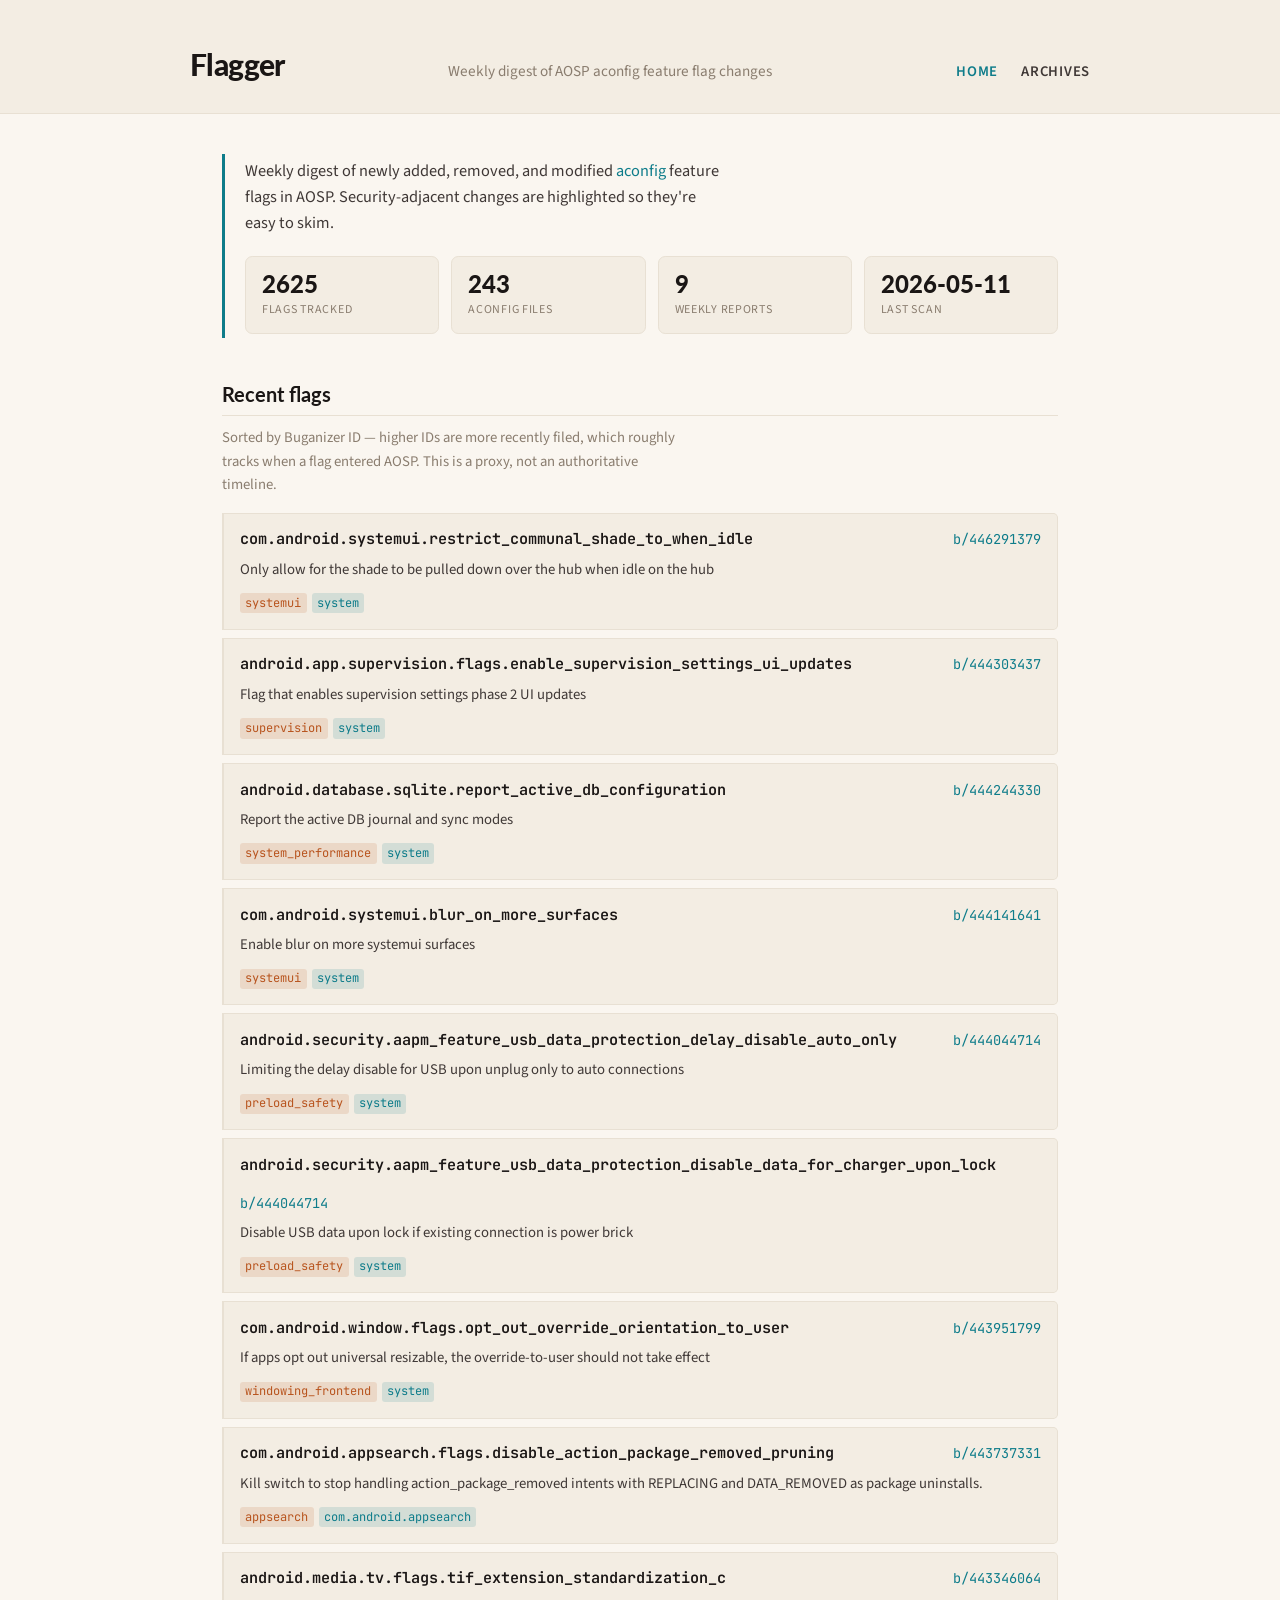
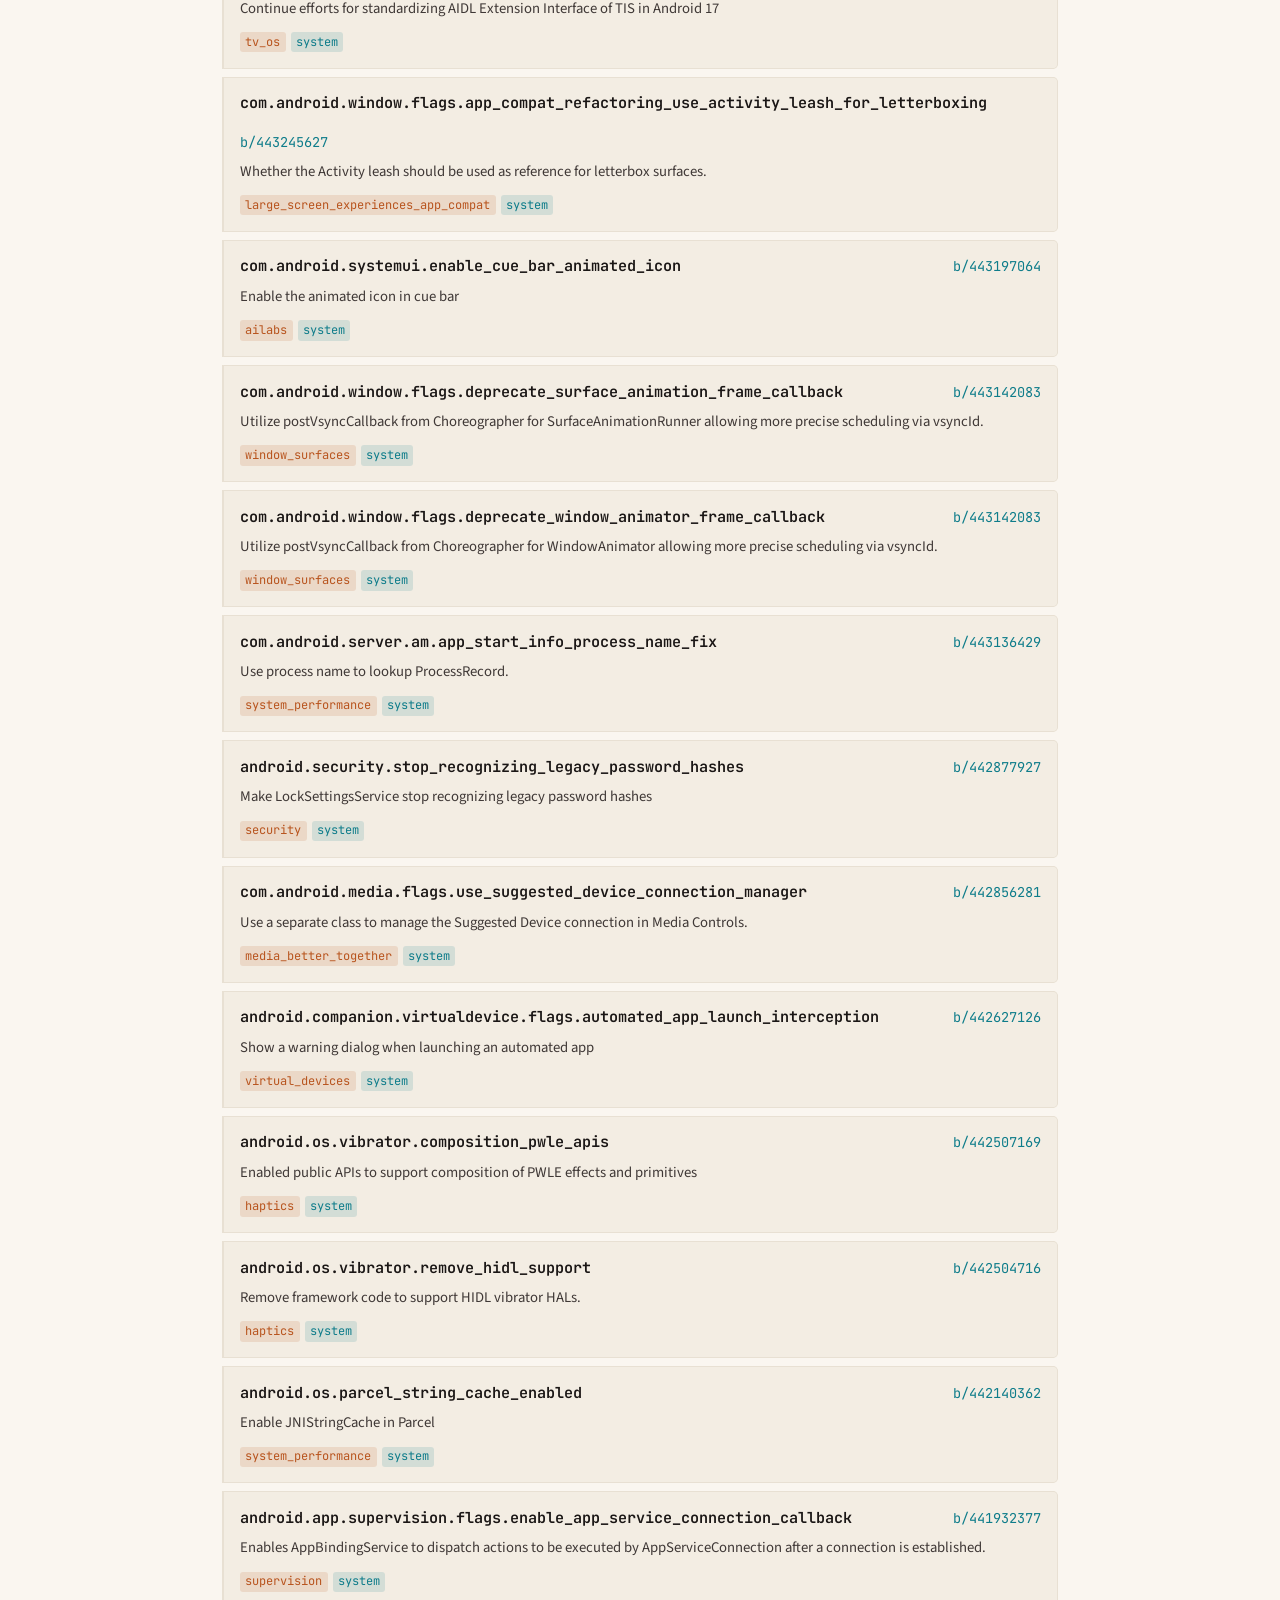
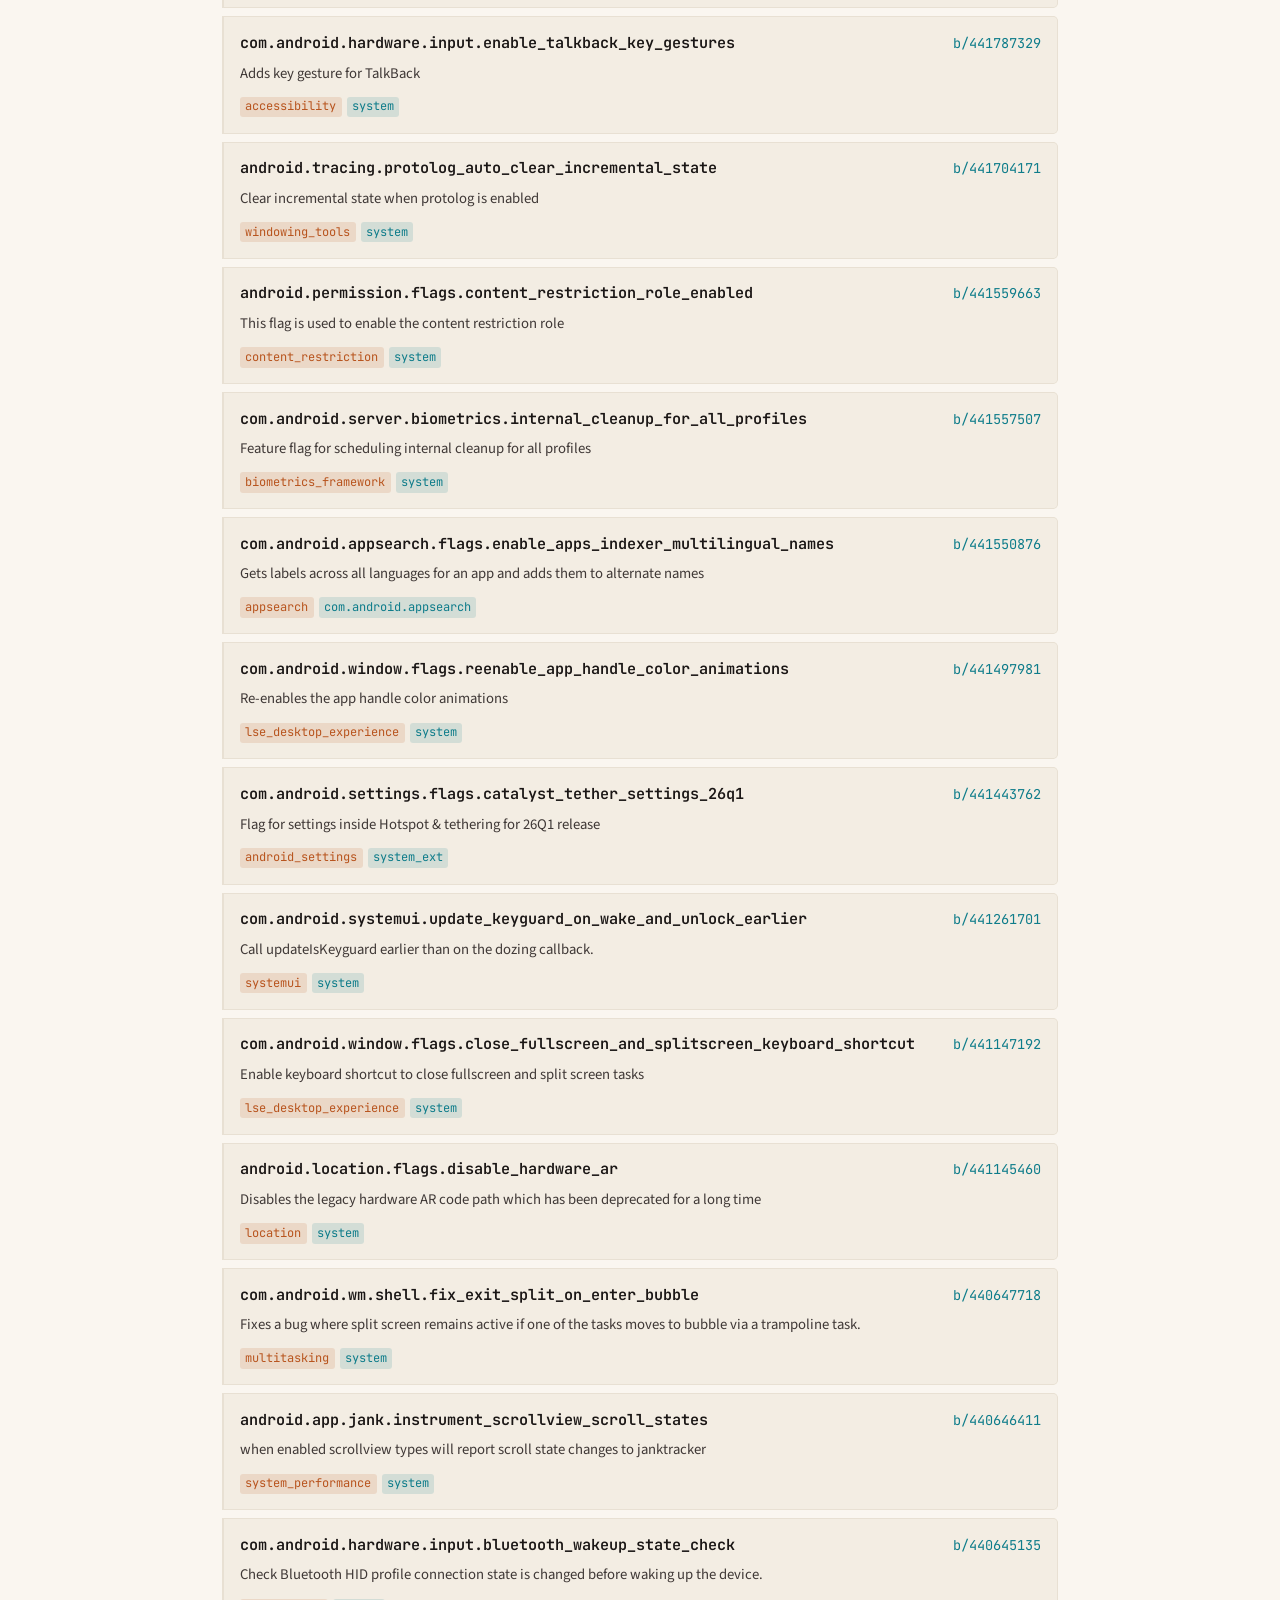
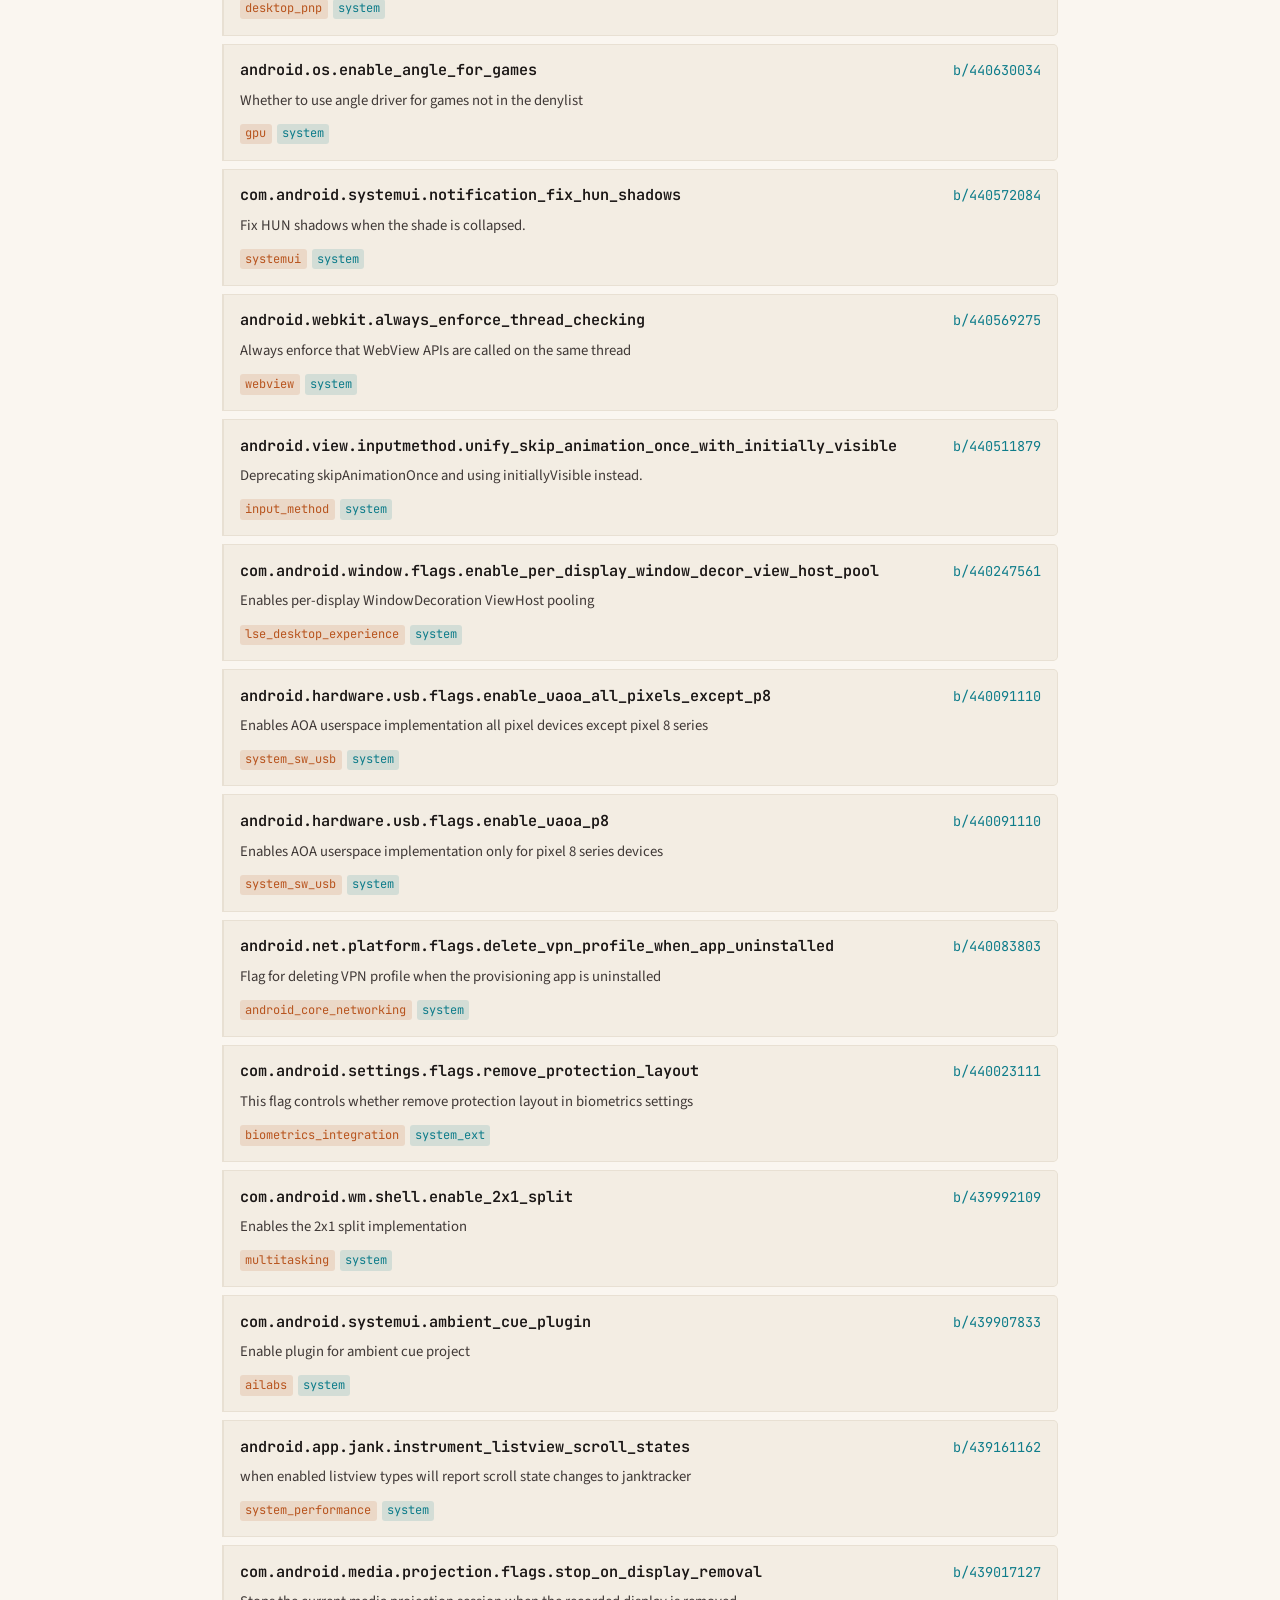
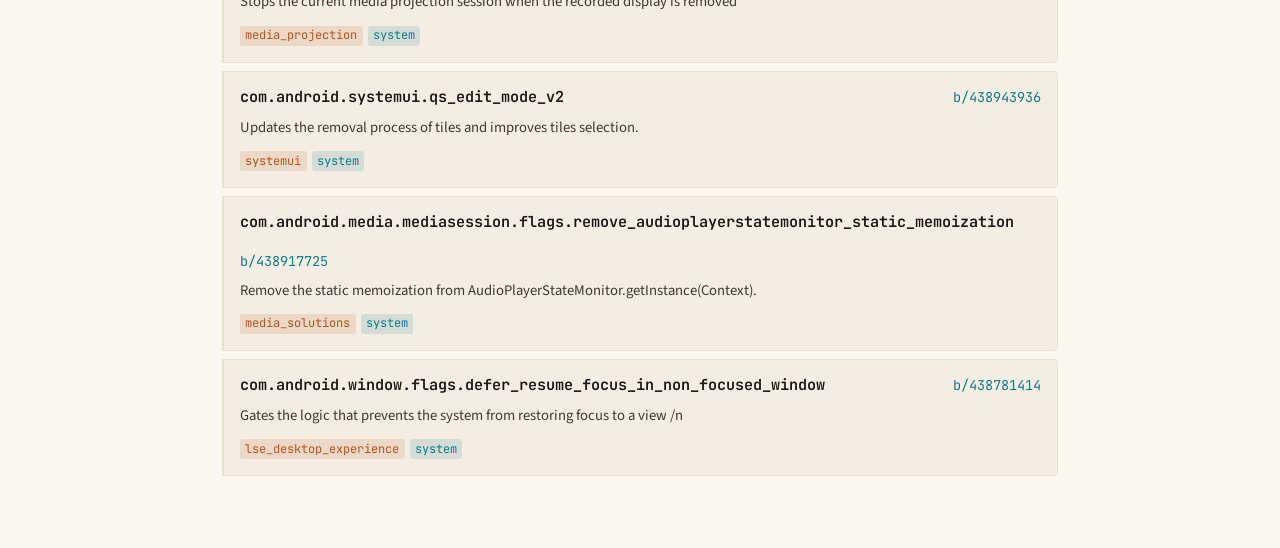
<file: index.html>
<!doctype html>
<html lang="en">
<head>
<meta charset="utf-8">
<meta name="viewport" content="width=device-width, initial-scale=1">
<title>Home — Flagger</title>
<link rel="preconnect" href="https://fonts.googleapis.com">
<link rel="preconnect" href="https://fonts.gstatic.com" crossorigin>
<link rel="stylesheet" href="https://fonts.googleapis.com/css2?family=Lato:wght@400;700;900&family=Source+Sans+3:wght@400;600;700&family=JetBrains+Mono:wght@400;700&display=swap">
<link rel="stylesheet" href="style.css">
</head>
<body>
<header class="site">
  <div class="wrap">
    <h1><a href="index.html">Flagger</a></h1>
    <div class="tagline">Weekly digest of AOSP aconfig feature flag changes</div>
    <nav>
      <a href="index.html" class="active">Home</a>
      <a href="reports/index.html">Archives</a>
    </nav>
  </div>
</header>
<main>

    <section class="hero">
      <p class="hero-lede">Weekly digest of newly added, removed, and modified <a href="https://source.android.com/docs/core/ota/modular-system/aconfig">aconfig</a> feature flags in AOSP. Security-adjacent changes are highlighted so they're easy to skim.</p>
      <div class="hero-stats">
        <div class="hero-stat"><strong>2625</strong><span>flags tracked</span></div>
        <div class="hero-stat"><strong>243</strong><span>aconfig files</span></div>
        <div class="hero-stat"><a href="reports/index.html"><strong>9</strong><span>weekly reports</span></a></div>
        <div class="hero-stat"><strong>2026-05-11</strong><span>last scan</span></div>
      </div>
    </section>
    <section class="latest-flags">
      <h2>Recent flags</h2>
      <p class="preamble">Sorted by Buganizer ID — higher IDs are more recently filed, which roughly tracks when a flag entered AOSP. This is a proxy, not an authoritative timeline.</p>
      <ul class="flag-list"><li class="flag">
  <div class="flag-head">
    <code class="flag-key">com.android.systemui.restrict_communal_shade_to_when_idle</code>
    <a class="flag-bug" href="https://issuetracker.google.com/issues/446291379" rel="noopener">b/446291379</a>
  </div>
  <p class="flag-desc">Only allow for the shade to be pulled down over the hub when idle on the hub</p>
  <div class="flag-meta"><span class="tag namespace">systemui</span><span class="tag container">system</span></div>
</li><li class="flag">
  <div class="flag-head">
    <code class="flag-key">android.app.supervision.flags.enable_supervision_settings_ui_updates</code>
    <a class="flag-bug" href="https://issuetracker.google.com/issues/444303437" rel="noopener">b/444303437</a>
  </div>
  <p class="flag-desc">Flag that enables supervision settings phase 2 UI updates</p>
  <div class="flag-meta"><span class="tag namespace">supervision</span><span class="tag container">system</span></div>
</li><li class="flag">
  <div class="flag-head">
    <code class="flag-key">android.database.sqlite.report_active_db_configuration</code>
    <a class="flag-bug" href="https://issuetracker.google.com/issues/444244330" rel="noopener">b/444244330</a>
  </div>
  <p class="flag-desc">Report the active DB journal and sync modes</p>
  <div class="flag-meta"><span class="tag namespace">system_performance</span><span class="tag container">system</span></div>
</li><li class="flag">
  <div class="flag-head">
    <code class="flag-key">com.android.systemui.blur_on_more_surfaces</code>
    <a class="flag-bug" href="https://issuetracker.google.com/issues/444141641" rel="noopener">b/444141641</a>
  </div>
  <p class="flag-desc">Enable blur on more systemui surfaces</p>
  <div class="flag-meta"><span class="tag namespace">systemui</span><span class="tag container">system</span></div>
</li><li class="flag">
  <div class="flag-head">
    <code class="flag-key">android.security.aapm_feature_usb_data_protection_delay_disable_auto_only</code>
    <a class="flag-bug" href="https://issuetracker.google.com/issues/444044714" rel="noopener">b/444044714</a>
  </div>
  <p class="flag-desc">Limiting the delay disable for USB upon unplug only to auto connections</p>
  <div class="flag-meta"><span class="tag namespace">preload_safety</span><span class="tag container">system</span></div>
</li><li class="flag">
  <div class="flag-head">
    <code class="flag-key">android.security.aapm_feature_usb_data_protection_disable_data_for_charger_upon_lock</code>
    <a class="flag-bug" href="https://issuetracker.google.com/issues/444044714" rel="noopener">b/444044714</a>
  </div>
  <p class="flag-desc">Disable USB data upon lock if existing connection is power brick</p>
  <div class="flag-meta"><span class="tag namespace">preload_safety</span><span class="tag container">system</span></div>
</li><li class="flag">
  <div class="flag-head">
    <code class="flag-key">com.android.window.flags.opt_out_override_orientation_to_user</code>
    <a class="flag-bug" href="https://issuetracker.google.com/issues/443951799" rel="noopener">b/443951799</a>
  </div>
  <p class="flag-desc">If apps opt out universal resizable, the override-to-user should not take effect</p>
  <div class="flag-meta"><span class="tag namespace">windowing_frontend</span><span class="tag container">system</span></div>
</li><li class="flag">
  <div class="flag-head">
    <code class="flag-key">com.android.appsearch.flags.disable_action_package_removed_pruning</code>
    <a class="flag-bug" href="https://issuetracker.google.com/issues/443737331" rel="noopener">b/443737331</a>
  </div>
  <p class="flag-desc">Kill switch to stop handling action_package_removed intents with REPLACING and DATA_REMOVED as package uninstalls.</p>
  <div class="flag-meta"><span class="tag namespace">appsearch</span><span class="tag container">com.android.appsearch</span></div>
</li><li class="flag">
  <div class="flag-head">
    <code class="flag-key">android.media.tv.flags.tif_extension_standardization_c</code>
    <a class="flag-bug" href="https://issuetracker.google.com/issues/443346064" rel="noopener">b/443346064</a>
  </div>
  <p class="flag-desc">Continue efforts for standardizing AIDL Extension Interface of TIS in Android 17</p>
  <div class="flag-meta"><span class="tag namespace">tv_os</span><span class="tag container">system</span></div>
</li><li class="flag">
  <div class="flag-head">
    <code class="flag-key">com.android.window.flags.app_compat_refactoring_use_activity_leash_for_letterboxing</code>
    <a class="flag-bug" href="https://issuetracker.google.com/issues/443245627" rel="noopener">b/443245627</a>
  </div>
  <p class="flag-desc">Whether the Activity leash should be used as reference for letterbox surfaces.</p>
  <div class="flag-meta"><span class="tag namespace">large_screen_experiences_app_compat</span><span class="tag container">system</span></div>
</li><li class="flag">
  <div class="flag-head">
    <code class="flag-key">com.android.systemui.enable_cue_bar_animated_icon</code>
    <a class="flag-bug" href="https://issuetracker.google.com/issues/443197064" rel="noopener">b/443197064</a>
  </div>
  <p class="flag-desc">Enable the animated icon in cue bar</p>
  <div class="flag-meta"><span class="tag namespace">ailabs</span><span class="tag container">system</span></div>
</li><li class="flag">
  <div class="flag-head">
    <code class="flag-key">com.android.window.flags.deprecate_surface_animation_frame_callback</code>
    <a class="flag-bug" href="https://issuetracker.google.com/issues/443142083" rel="noopener">b/443142083</a>
  </div>
  <p class="flag-desc">Utilize postVsyncCallback from Choreographer for SurfaceAnimationRunner allowing more precise scheduling via vsyncId.</p>
  <div class="flag-meta"><span class="tag namespace">window_surfaces</span><span class="tag container">system</span></div>
</li><li class="flag">
  <div class="flag-head">
    <code class="flag-key">com.android.window.flags.deprecate_window_animator_frame_callback</code>
    <a class="flag-bug" href="https://issuetracker.google.com/issues/443142083" rel="noopener">b/443142083</a>
  </div>
  <p class="flag-desc">Utilize postVsyncCallback from Choreographer for WindowAnimator allowing more precise scheduling via vsyncId.</p>
  <div class="flag-meta"><span class="tag namespace">window_surfaces</span><span class="tag container">system</span></div>
</li><li class="flag">
  <div class="flag-head">
    <code class="flag-key">com.android.server.am.app_start_info_process_name_fix</code>
    <a class="flag-bug" href="https://issuetracker.google.com/issues/443136429" rel="noopener">b/443136429</a>
  </div>
  <p class="flag-desc">Use process name to lookup ProcessRecord.</p>
  <div class="flag-meta"><span class="tag namespace">system_performance</span><span class="tag container">system</span></div>
</li><li class="flag">
  <div class="flag-head">
    <code class="flag-key">android.security.stop_recognizing_legacy_password_hashes</code>
    <a class="flag-bug" href="https://issuetracker.google.com/issues/442877927" rel="noopener">b/442877927</a>
  </div>
  <p class="flag-desc">Make LockSettingsService stop recognizing legacy password hashes</p>
  <div class="flag-meta"><span class="tag namespace">security</span><span class="tag container">system</span></div>
</li><li class="flag">
  <div class="flag-head">
    <code class="flag-key">com.android.media.flags.use_suggested_device_connection_manager</code>
    <a class="flag-bug" href="https://issuetracker.google.com/issues/442856281" rel="noopener">b/442856281</a>
  </div>
  <p class="flag-desc">Use a separate class to manage the Suggested Device connection in Media Controls.</p>
  <div class="flag-meta"><span class="tag namespace">media_better_together</span><span class="tag container">system</span></div>
</li><li class="flag">
  <div class="flag-head">
    <code class="flag-key">android.companion.virtualdevice.flags.automated_app_launch_interception</code>
    <a class="flag-bug" href="https://issuetracker.google.com/issues/442627126" rel="noopener">b/442627126</a>
  </div>
  <p class="flag-desc">Show a warning dialog when launching an automated app</p>
  <div class="flag-meta"><span class="tag namespace">virtual_devices</span><span class="tag container">system</span></div>
</li><li class="flag">
  <div class="flag-head">
    <code class="flag-key">android.os.vibrator.composition_pwle_apis</code>
    <a class="flag-bug" href="https://issuetracker.google.com/issues/442507169" rel="noopener">b/442507169</a>
  </div>
  <p class="flag-desc">Enabled public APIs to support composition of PWLE effects and primitives</p>
  <div class="flag-meta"><span class="tag namespace">haptics</span><span class="tag container">system</span></div>
</li><li class="flag">
  <div class="flag-head">
    <code class="flag-key">android.os.vibrator.remove_hidl_support</code>
    <a class="flag-bug" href="https://issuetracker.google.com/issues/442504716" rel="noopener">b/442504716</a>
  </div>
  <p class="flag-desc">Remove framework code to support HIDL vibrator HALs.</p>
  <div class="flag-meta"><span class="tag namespace">haptics</span><span class="tag container">system</span></div>
</li><li class="flag">
  <div class="flag-head">
    <code class="flag-key">android.os.parcel_string_cache_enabled</code>
    <a class="flag-bug" href="https://issuetracker.google.com/issues/442140362" rel="noopener">b/442140362</a>
  </div>
  <p class="flag-desc">Enable JNIStringCache in Parcel</p>
  <div class="flag-meta"><span class="tag namespace">system_performance</span><span class="tag container">system</span></div>
</li><li class="flag">
  <div class="flag-head">
    <code class="flag-key">android.app.supervision.flags.enable_app_service_connection_callback</code>
    <a class="flag-bug" href="https://issuetracker.google.com/issues/441932377" rel="noopener">b/441932377</a>
  </div>
  <p class="flag-desc">Enables AppBindingService to dispatch actions to be executed by AppServiceConnection after a connection is established.</p>
  <div class="flag-meta"><span class="tag namespace">supervision</span><span class="tag container">system</span></div>
</li><li class="flag">
  <div class="flag-head">
    <code class="flag-key">com.android.hardware.input.enable_talkback_key_gestures</code>
    <a class="flag-bug" href="https://issuetracker.google.com/issues/441787329" rel="noopener">b/441787329</a>
  </div>
  <p class="flag-desc">Adds key gesture for TalkBack</p>
  <div class="flag-meta"><span class="tag namespace">accessibility</span><span class="tag container">system</span></div>
</li><li class="flag">
  <div class="flag-head">
    <code class="flag-key">android.tracing.protolog_auto_clear_incremental_state</code>
    <a class="flag-bug" href="https://issuetracker.google.com/issues/441704171" rel="noopener">b/441704171</a>
  </div>
  <p class="flag-desc">Clear incremental state when protolog is enabled</p>
  <div class="flag-meta"><span class="tag namespace">windowing_tools</span><span class="tag container">system</span></div>
</li><li class="flag">
  <div class="flag-head">
    <code class="flag-key">android.permission.flags.content_restriction_role_enabled</code>
    <a class="flag-bug" href="https://issuetracker.google.com/issues/441559663" rel="noopener">b/441559663</a>
  </div>
  <p class="flag-desc">This flag is used to enable the content restriction role</p>
  <div class="flag-meta"><span class="tag namespace">content_restriction</span><span class="tag container">system</span></div>
</li><li class="flag">
  <div class="flag-head">
    <code class="flag-key">com.android.server.biometrics.internal_cleanup_for_all_profiles</code>
    <a class="flag-bug" href="https://issuetracker.google.com/issues/441557507" rel="noopener">b/441557507</a>
  </div>
  <p class="flag-desc">Feature flag for scheduling internal cleanup for all profiles</p>
  <div class="flag-meta"><span class="tag namespace">biometrics_framework</span><span class="tag container">system</span></div>
</li><li class="flag">
  <div class="flag-head">
    <code class="flag-key">com.android.appsearch.flags.enable_apps_indexer_multilingual_names</code>
    <a class="flag-bug" href="https://issuetracker.google.com/issues/441550876" rel="noopener">b/441550876</a>
  </div>
  <p class="flag-desc">Gets labels across all languages for an app and adds them to alternate names</p>
  <div class="flag-meta"><span class="tag namespace">appsearch</span><span class="tag container">com.android.appsearch</span></div>
</li><li class="flag">
  <div class="flag-head">
    <code class="flag-key">com.android.window.flags.reenable_app_handle_color_animations</code>
    <a class="flag-bug" href="https://issuetracker.google.com/issues/441497981" rel="noopener">b/441497981</a>
  </div>
  <p class="flag-desc">Re-enables the app handle color animations</p>
  <div class="flag-meta"><span class="tag namespace">lse_desktop_experience</span><span class="tag container">system</span></div>
</li><li class="flag">
  <div class="flag-head">
    <code class="flag-key">com.android.settings.flags.catalyst_tether_settings_26q1</code>
    <a class="flag-bug" href="https://issuetracker.google.com/issues/441443762" rel="noopener">b/441443762</a>
  </div>
  <p class="flag-desc">Flag for settings inside Hotspot &amp; tethering for 26Q1 release</p>
  <div class="flag-meta"><span class="tag namespace">android_settings</span><span class="tag container">system_ext</span></div>
</li><li class="flag">
  <div class="flag-head">
    <code class="flag-key">com.android.systemui.update_keyguard_on_wake_and_unlock_earlier</code>
    <a class="flag-bug" href="https://issuetracker.google.com/issues/441261701" rel="noopener">b/441261701</a>
  </div>
  <p class="flag-desc">Call updateIsKeyguard earlier than on the dozing callback.</p>
  <div class="flag-meta"><span class="tag namespace">systemui</span><span class="tag container">system</span></div>
</li><li class="flag">
  <div class="flag-head">
    <code class="flag-key">com.android.window.flags.close_fullscreen_and_splitscreen_keyboard_shortcut</code>
    <a class="flag-bug" href="https://issuetracker.google.com/issues/441147192" rel="noopener">b/441147192</a>
  </div>
  <p class="flag-desc">Enable keyboard shortcut to close fullscreen and split screen tasks</p>
  <div class="flag-meta"><span class="tag namespace">lse_desktop_experience</span><span class="tag container">system</span></div>
</li><li class="flag">
  <div class="flag-head">
    <code class="flag-key">android.location.flags.disable_hardware_ar</code>
    <a class="flag-bug" href="https://issuetracker.google.com/issues/441145460" rel="noopener">b/441145460</a>
  </div>
  <p class="flag-desc">Disables the legacy hardware AR code path which has been deprecated for a long time</p>
  <div class="flag-meta"><span class="tag namespace">location</span><span class="tag container">system</span></div>
</li><li class="flag">
  <div class="flag-head">
    <code class="flag-key">com.android.wm.shell.fix_exit_split_on_enter_bubble</code>
    <a class="flag-bug" href="https://issuetracker.google.com/issues/440647718" rel="noopener">b/440647718</a>
  </div>
  <p class="flag-desc">Fixes a bug where split screen remains active if one of the tasks moves to bubble via a trampoline task.</p>
  <div class="flag-meta"><span class="tag namespace">multitasking</span><span class="tag container">system</span></div>
</li><li class="flag">
  <div class="flag-head">
    <code class="flag-key">android.app.jank.instrument_scrollview_scroll_states</code>
    <a class="flag-bug" href="https://issuetracker.google.com/issues/440646411" rel="noopener">b/440646411</a>
  </div>
  <p class="flag-desc">when enabled scrollview types will report scroll state changes to janktracker</p>
  <div class="flag-meta"><span class="tag namespace">system_performance</span><span class="tag container">system</span></div>
</li><li class="flag">
  <div class="flag-head">
    <code class="flag-key">com.android.hardware.input.bluetooth_wakeup_state_check</code>
    <a class="flag-bug" href="https://issuetracker.google.com/issues/440645135" rel="noopener">b/440645135</a>
  </div>
  <p class="flag-desc">Check Bluetooth HID profile connection state is changed before waking up the device.</p>
  <div class="flag-meta"><span class="tag namespace">desktop_pnp</span><span class="tag container">system</span></div>
</li><li class="flag">
  <div class="flag-head">
    <code class="flag-key">android.os.enable_angle_for_games</code>
    <a class="flag-bug" href="https://issuetracker.google.com/issues/440630034" rel="noopener">b/440630034</a>
  </div>
  <p class="flag-desc">Whether to use angle driver for games not in the denylist</p>
  <div class="flag-meta"><span class="tag namespace">gpu</span><span class="tag container">system</span></div>
</li><li class="flag">
  <div class="flag-head">
    <code class="flag-key">com.android.systemui.notification_fix_hun_shadows</code>
    <a class="flag-bug" href="https://issuetracker.google.com/issues/440572084" rel="noopener">b/440572084</a>
  </div>
  <p class="flag-desc">Fix HUN shadows when the shade is collapsed.</p>
  <div class="flag-meta"><span class="tag namespace">systemui</span><span class="tag container">system</span></div>
</li><li class="flag">
  <div class="flag-head">
    <code class="flag-key">android.webkit.always_enforce_thread_checking</code>
    <a class="flag-bug" href="https://issuetracker.google.com/issues/440569275" rel="noopener">b/440569275</a>
  </div>
  <p class="flag-desc">Always enforce that WebView APIs are called on the same thread</p>
  <div class="flag-meta"><span class="tag namespace">webview</span><span class="tag container">system</span></div>
</li><li class="flag">
  <div class="flag-head">
    <code class="flag-key">android.view.inputmethod.unify_skip_animation_once_with_initially_visible</code>
    <a class="flag-bug" href="https://issuetracker.google.com/issues/440511879" rel="noopener">b/440511879</a>
  </div>
  <p class="flag-desc">Deprecating skipAnimationOnce and using initiallyVisible instead.</p>
  <div class="flag-meta"><span class="tag namespace">input_method</span><span class="tag container">system</span></div>
</li><li class="flag">
  <div class="flag-head">
    <code class="flag-key">com.android.window.flags.enable_per_display_window_decor_view_host_pool</code>
    <a class="flag-bug" href="https://issuetracker.google.com/issues/440247561" rel="noopener">b/440247561</a>
  </div>
  <p class="flag-desc">Enables per-display WindowDecoration ViewHost pooling</p>
  <div class="flag-meta"><span class="tag namespace">lse_desktop_experience</span><span class="tag container">system</span></div>
</li><li class="flag">
  <div class="flag-head">
    <code class="flag-key">android.hardware.usb.flags.enable_uaoa_all_pixels_except_p8</code>
    <a class="flag-bug" href="https://issuetracker.google.com/issues/440091110" rel="noopener">b/440091110</a>
  </div>
  <p class="flag-desc">Enables AOA userspace implementation all pixel devices except pixel 8 series</p>
  <div class="flag-meta"><span class="tag namespace">system_sw_usb</span><span class="tag container">system</span></div>
</li><li class="flag">
  <div class="flag-head">
    <code class="flag-key">android.hardware.usb.flags.enable_uaoa_p8</code>
    <a class="flag-bug" href="https://issuetracker.google.com/issues/440091110" rel="noopener">b/440091110</a>
  </div>
  <p class="flag-desc">Enables AOA userspace implementation only for pixel 8 series devices</p>
  <div class="flag-meta"><span class="tag namespace">system_sw_usb</span><span class="tag container">system</span></div>
</li><li class="flag">
  <div class="flag-head">
    <code class="flag-key">android.net.platform.flags.delete_vpn_profile_when_app_uninstalled</code>
    <a class="flag-bug" href="https://issuetracker.google.com/issues/440083803" rel="noopener">b/440083803</a>
  </div>
  <p class="flag-desc">Flag for deleting VPN profile when the provisioning app is uninstalled</p>
  <div class="flag-meta"><span class="tag namespace">android_core_networking</span><span class="tag container">system</span></div>
</li><li class="flag">
  <div class="flag-head">
    <code class="flag-key">com.android.settings.flags.remove_protection_layout</code>
    <a class="flag-bug" href="https://issuetracker.google.com/issues/440023111" rel="noopener">b/440023111</a>
  </div>
  <p class="flag-desc">This flag controls whether remove protection layout in biometrics settings</p>
  <div class="flag-meta"><span class="tag namespace">biometrics_integration</span><span class="tag container">system_ext</span></div>
</li><li class="flag">
  <div class="flag-head">
    <code class="flag-key">com.android.wm.shell.enable_2x1_split</code>
    <a class="flag-bug" href="https://issuetracker.google.com/issues/439992109" rel="noopener">b/439992109</a>
  </div>
  <p class="flag-desc">Enables the 2x1 split implementation</p>
  <div class="flag-meta"><span class="tag namespace">multitasking</span><span class="tag container">system</span></div>
</li><li class="flag">
  <div class="flag-head">
    <code class="flag-key">com.android.systemui.ambient_cue_plugin</code>
    <a class="flag-bug" href="https://issuetracker.google.com/issues/439907833" rel="noopener">b/439907833</a>
  </div>
  <p class="flag-desc">Enable plugin for ambient cue project</p>
  <div class="flag-meta"><span class="tag namespace">ailabs</span><span class="tag container">system</span></div>
</li><li class="flag">
  <div class="flag-head">
    <code class="flag-key">android.app.jank.instrument_listview_scroll_states</code>
    <a class="flag-bug" href="https://issuetracker.google.com/issues/439161162" rel="noopener">b/439161162</a>
  </div>
  <p class="flag-desc">when enabled listview types will report scroll state changes to janktracker</p>
  <div class="flag-meta"><span class="tag namespace">system_performance</span><span class="tag container">system</span></div>
</li><li class="flag">
  <div class="flag-head">
    <code class="flag-key">com.android.media.projection.flags.stop_on_display_removal</code>
    <a class="flag-bug" href="https://issuetracker.google.com/issues/439017127" rel="noopener">b/439017127</a>
  </div>
  <p class="flag-desc">Stops the current media projection session when the recorded display is removed</p>
  <div class="flag-meta"><span class="tag namespace">media_projection</span><span class="tag container">system</span></div>
</li><li class="flag">
  <div class="flag-head">
    <code class="flag-key">com.android.systemui.qs_edit_mode_v2</code>
    <a class="flag-bug" href="https://issuetracker.google.com/issues/438943936" rel="noopener">b/438943936</a>
  </div>
  <p class="flag-desc">Updates the removal process of tiles and improves tiles selection.</p>
  <div class="flag-meta"><span class="tag namespace">systemui</span><span class="tag container">system</span></div>
</li><li class="flag">
  <div class="flag-head">
    <code class="flag-key">com.android.media.mediasession.flags.remove_audioplayerstatemonitor_static_memoization</code>
    <a class="flag-bug" href="https://issuetracker.google.com/issues/438917725" rel="noopener">b/438917725</a>
  </div>
  <p class="flag-desc">Remove the static memoization from AudioPlayerStateMonitor.getInstance(Context).</p>
  <div class="flag-meta"><span class="tag namespace">media_solutions</span><span class="tag container">system</span></div>
</li><li class="flag">
  <div class="flag-head">
    <code class="flag-key">com.android.window.flags.defer_resume_focus_in_non_focused_window</code>
    <a class="flag-bug" href="https://issuetracker.google.com/issues/438781414" rel="noopener">b/438781414</a>
  </div>
  <p class="flag-desc">Gates the logic that prevents the system from restoring focus to a view /n</p>
  <div class="flag-meta"><span class="tag namespace">lse_desktop_experience</span><span class="tag container">system</span></div>
</li></ul>
    </section>
</main>
</body>
</html>
</file>
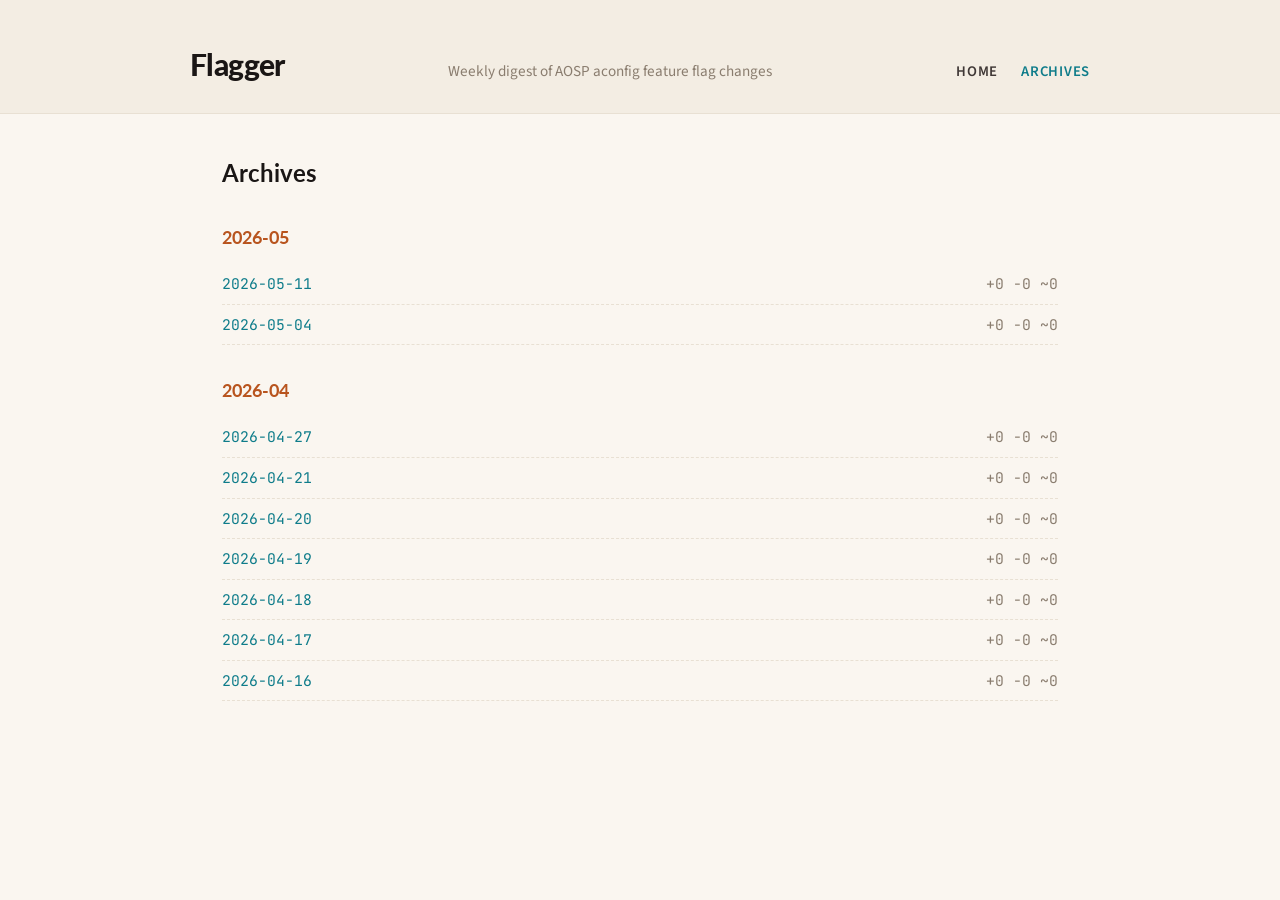
<file: reports/index.html>
<!doctype html>
<html lang="en">
<head>
<meta charset="utf-8">
<meta name="viewport" content="width=device-width, initial-scale=1">
<title>Archives — Flagger</title>
<link rel="preconnect" href="https://fonts.googleapis.com">
<link rel="preconnect" href="https://fonts.gstatic.com" crossorigin>
<link rel="stylesheet" href="https://fonts.googleapis.com/css2?family=Lato:wght@400;700;900&family=Source+Sans+3:wght@400;600;700&family=JetBrains+Mono:wght@400;700&display=swap">
<link rel="stylesheet" href="../style.css">
</head>
<body>
<header class="site">
  <div class="wrap">
    <h1><a href="../index.html">Flagger</a></h1>
    <div class="tagline">Weekly digest of AOSP aconfig feature flag changes</div>
    <nav>
      <a href="../index.html">Home</a>
      <a href="../reports/index.html" class="active">Archives</a>
    </nav>
  </div>
</header>
<main>
<section class="archives"><h1 style="font-family:var(--heading);color:var(--hltext);margin-top:0">Archives</h1>
<h2>2026-05</h2><ul>
<li>
        <a href="2026-05-11.html">2026-05-11</a>
        <span class="totals">+0 −0 ~0</span>
      </li>
<li>
        <a href="2026-05-04.html">2026-05-04</a>
        <span class="totals">+0 −0 ~0</span>
      </li>
</ul>
<h2>2026-04</h2><ul>
<li>
        <a href="2026-04-27.html">2026-04-27</a>
        <span class="totals">+0 −0 ~0</span>
      </li>
<li>
        <a href="2026-04-21.html">2026-04-21</a>
        <span class="totals">+0 −0 ~0</span>
      </li>
<li>
        <a href="2026-04-20.html">2026-04-20</a>
        <span class="totals">+0 −0 ~0</span>
      </li>
<li>
        <a href="2026-04-19.html">2026-04-19</a>
        <span class="totals">+0 −0 ~0</span>
      </li>
<li>
        <a href="2026-04-18.html">2026-04-18</a>
        <span class="totals">+0 −0 ~0</span>
      </li>
<li>
        <a href="2026-04-17.html">2026-04-17</a>
        <span class="totals">+0 −0 ~0</span>
      </li>
<li>
        <a href="2026-04-16.html">2026-04-16</a>
        <span class="totals">+0 −0 ~0</span>
      </li>
</ul>
</section>
</main>
</body>
</html>
</file>
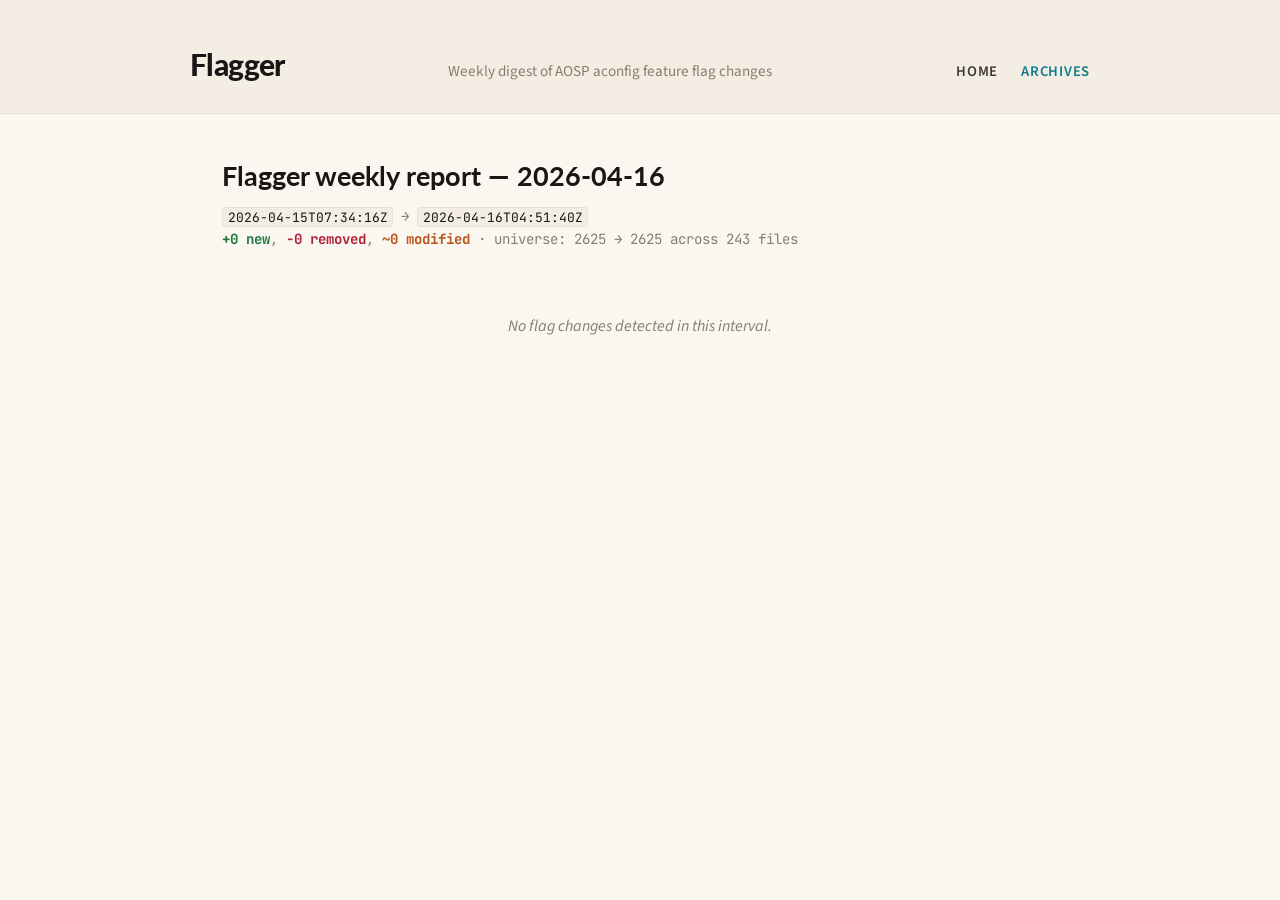
<file: reports/2026-04-16.html>
<!doctype html>
<html lang="en">
<head>
<meta charset="utf-8">
<meta name="viewport" content="width=device-width, initial-scale=1">
<title>2026-04-16 — Flagger</title>
<link rel="preconnect" href="https://fonts.googleapis.com">
<link rel="preconnect" href="https://fonts.gstatic.com" crossorigin>
<link rel="stylesheet" href="https://fonts.googleapis.com/css2?family=Lato:wght@400;700;900&family=Source+Sans+3:wght@400;600;700&family=JetBrains+Mono:wght@400;700&display=swap">
<link rel="stylesheet" href="../style.css">
</head>
<body>
<header class="site">
  <div class="wrap">
    <h1><a href="../index.html">Flagger</a></h1>
    <div class="tagline">Weekly digest of AOSP aconfig feature flag changes</div>
    <nav>
      <a href="../index.html">Home</a>
      <a href="../reports/index.html" class="active">Archives</a>
    </nav>
  </div>
</header>
<main>
<article class="report">
<h1>Flagger weekly report — 2026-04-16</h1>
<div class="meta">
    <code>2026-04-15T07:34:16Z</code> → <code>2026-04-16T04:51:40Z</code><br>
    <strong class="added">+0 new</strong>,
    <strong class="removed">−0 removed</strong>,
    <strong class="modified">~0 modified</strong>
    · universe: 2625 → 2625
    across 243 files
  </div>
<p class="empty">No flag changes detected in this interval.</p>
</article>
</main>
</body>
</html>
</file>
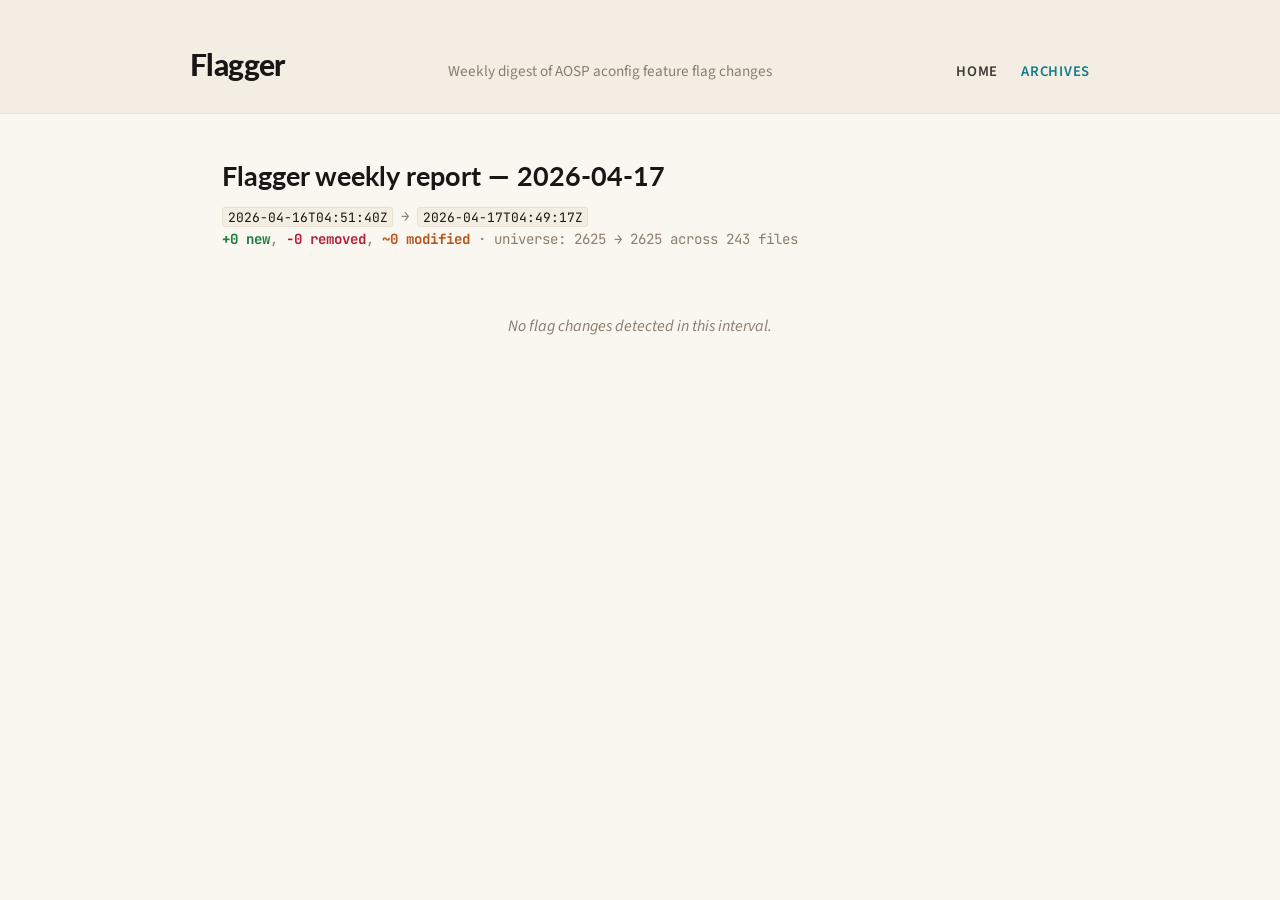
<file: reports/2026-04-17.html>
<!doctype html>
<html lang="en">
<head>
<meta charset="utf-8">
<meta name="viewport" content="width=device-width, initial-scale=1">
<title>2026-04-17 — Flagger</title>
<link rel="preconnect" href="https://fonts.googleapis.com">
<link rel="preconnect" href="https://fonts.gstatic.com" crossorigin>
<link rel="stylesheet" href="https://fonts.googleapis.com/css2?family=Lato:wght@400;700;900&family=Source+Sans+3:wght@400;600;700&family=JetBrains+Mono:wght@400;700&display=swap">
<link rel="stylesheet" href="../style.css">
</head>
<body>
<header class="site">
  <div class="wrap">
    <h1><a href="../index.html">Flagger</a></h1>
    <div class="tagline">Weekly digest of AOSP aconfig feature flag changes</div>
    <nav>
      <a href="../index.html">Home</a>
      <a href="../reports/index.html" class="active">Archives</a>
    </nav>
  </div>
</header>
<main>
<article class="report">
<h1>Flagger weekly report — 2026-04-17</h1>
<div class="meta">
    <code>2026-04-16T04:51:40Z</code> → <code>2026-04-17T04:49:17Z</code><br>
    <strong class="added">+0 new</strong>,
    <strong class="removed">−0 removed</strong>,
    <strong class="modified">~0 modified</strong>
    · universe: 2625 → 2625
    across 243 files
  </div>
<p class="empty">No flag changes detected in this interval.</p>
</article>
</main>
</body>
</html>
</file>
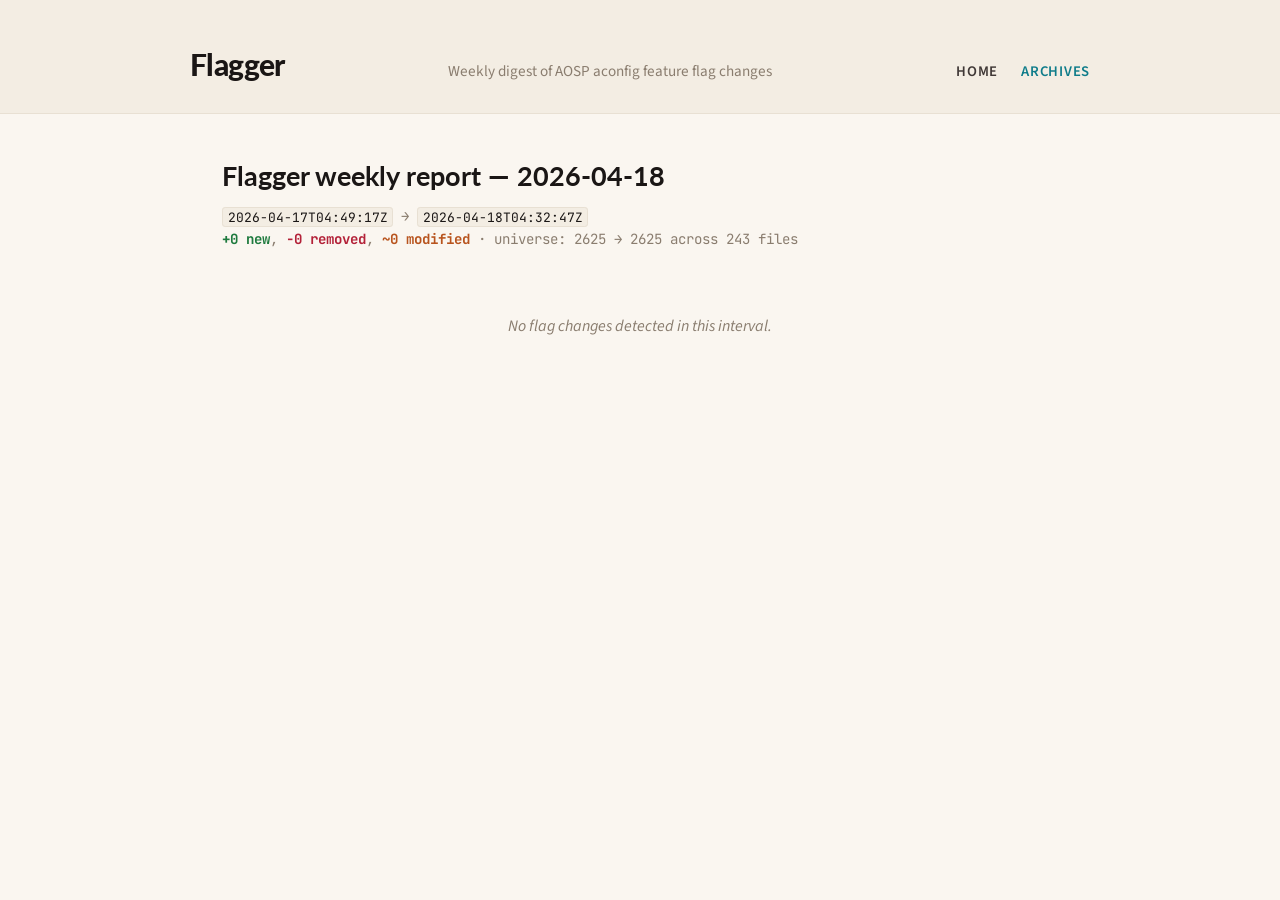
<file: reports/2026-04-18.html>
<!doctype html>
<html lang="en">
<head>
<meta charset="utf-8">
<meta name="viewport" content="width=device-width, initial-scale=1">
<title>2026-04-18 — Flagger</title>
<link rel="preconnect" href="https://fonts.googleapis.com">
<link rel="preconnect" href="https://fonts.gstatic.com" crossorigin>
<link rel="stylesheet" href="https://fonts.googleapis.com/css2?family=Lato:wght@400;700;900&family=Source+Sans+3:wght@400;600;700&family=JetBrains+Mono:wght@400;700&display=swap">
<link rel="stylesheet" href="../style.css">
</head>
<body>
<header class="site">
  <div class="wrap">
    <h1><a href="../index.html">Flagger</a></h1>
    <div class="tagline">Weekly digest of AOSP aconfig feature flag changes</div>
    <nav>
      <a href="../index.html">Home</a>
      <a href="../reports/index.html" class="active">Archives</a>
    </nav>
  </div>
</header>
<main>
<article class="report">
<h1>Flagger weekly report — 2026-04-18</h1>
<div class="meta">
    <code>2026-04-17T04:49:17Z</code> → <code>2026-04-18T04:32:47Z</code><br>
    <strong class="added">+0 new</strong>,
    <strong class="removed">−0 removed</strong>,
    <strong class="modified">~0 modified</strong>
    · universe: 2625 → 2625
    across 243 files
  </div>
<p class="empty">No flag changes detected in this interval.</p>
</article>
</main>
</body>
</html>
</file>
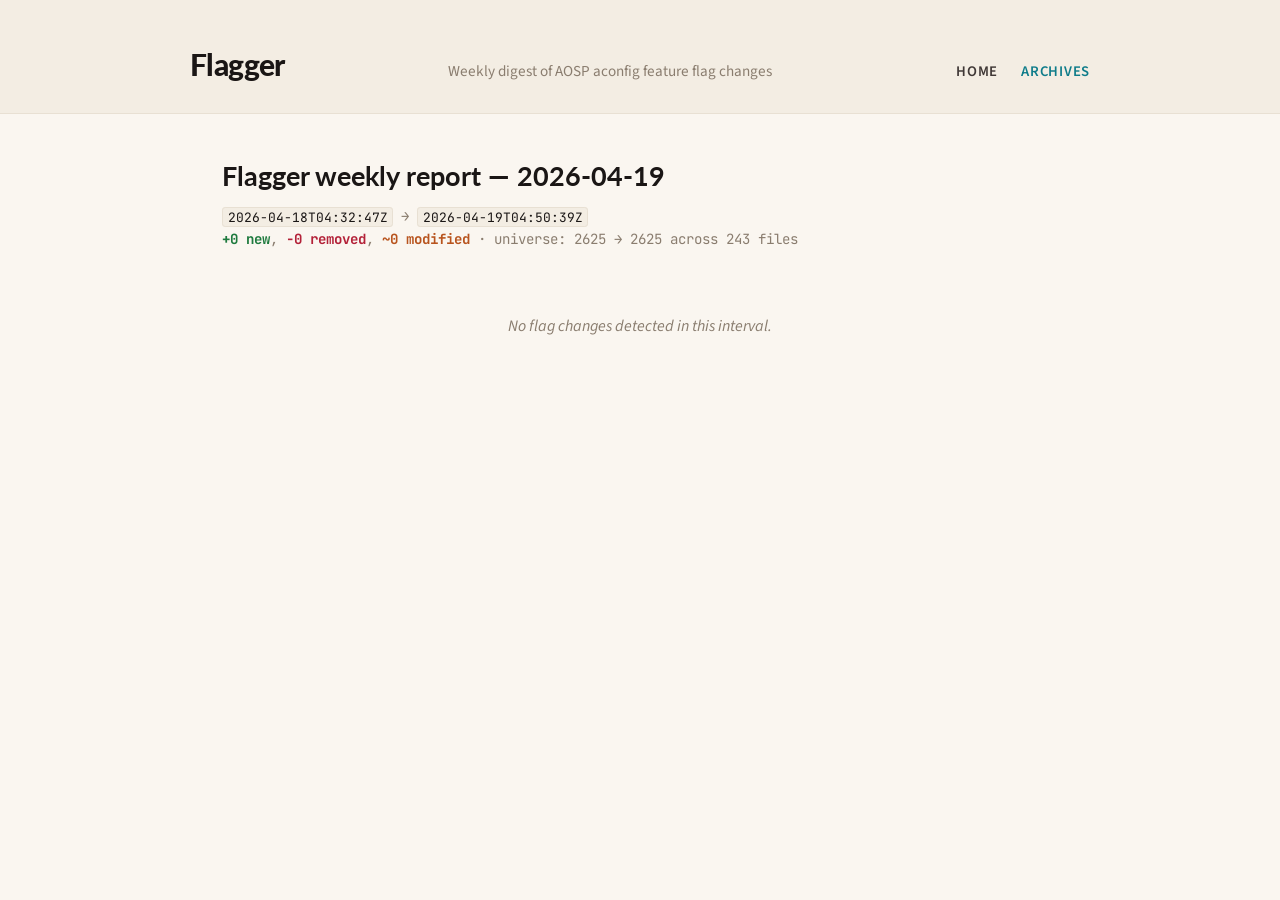
<file: reports/2026-04-19.html>
<!doctype html>
<html lang="en">
<head>
<meta charset="utf-8">
<meta name="viewport" content="width=device-width, initial-scale=1">
<title>2026-04-19 — Flagger</title>
<link rel="preconnect" href="https://fonts.googleapis.com">
<link rel="preconnect" href="https://fonts.gstatic.com" crossorigin>
<link rel="stylesheet" href="https://fonts.googleapis.com/css2?family=Lato:wght@400;700;900&family=Source+Sans+3:wght@400;600;700&family=JetBrains+Mono:wght@400;700&display=swap">
<link rel="stylesheet" href="../style.css">
</head>
<body>
<header class="site">
  <div class="wrap">
    <h1><a href="../index.html">Flagger</a></h1>
    <div class="tagline">Weekly digest of AOSP aconfig feature flag changes</div>
    <nav>
      <a href="../index.html">Home</a>
      <a href="../reports/index.html" class="active">Archives</a>
    </nav>
  </div>
</header>
<main>
<article class="report">
<h1>Flagger weekly report — 2026-04-19</h1>
<div class="meta">
    <code>2026-04-18T04:32:47Z</code> → <code>2026-04-19T04:50:39Z</code><br>
    <strong class="added">+0 new</strong>,
    <strong class="removed">−0 removed</strong>,
    <strong class="modified">~0 modified</strong>
    · universe: 2625 → 2625
    across 243 files
  </div>
<p class="empty">No flag changes detected in this interval.</p>
</article>
</main>
</body>
</html>
</file>
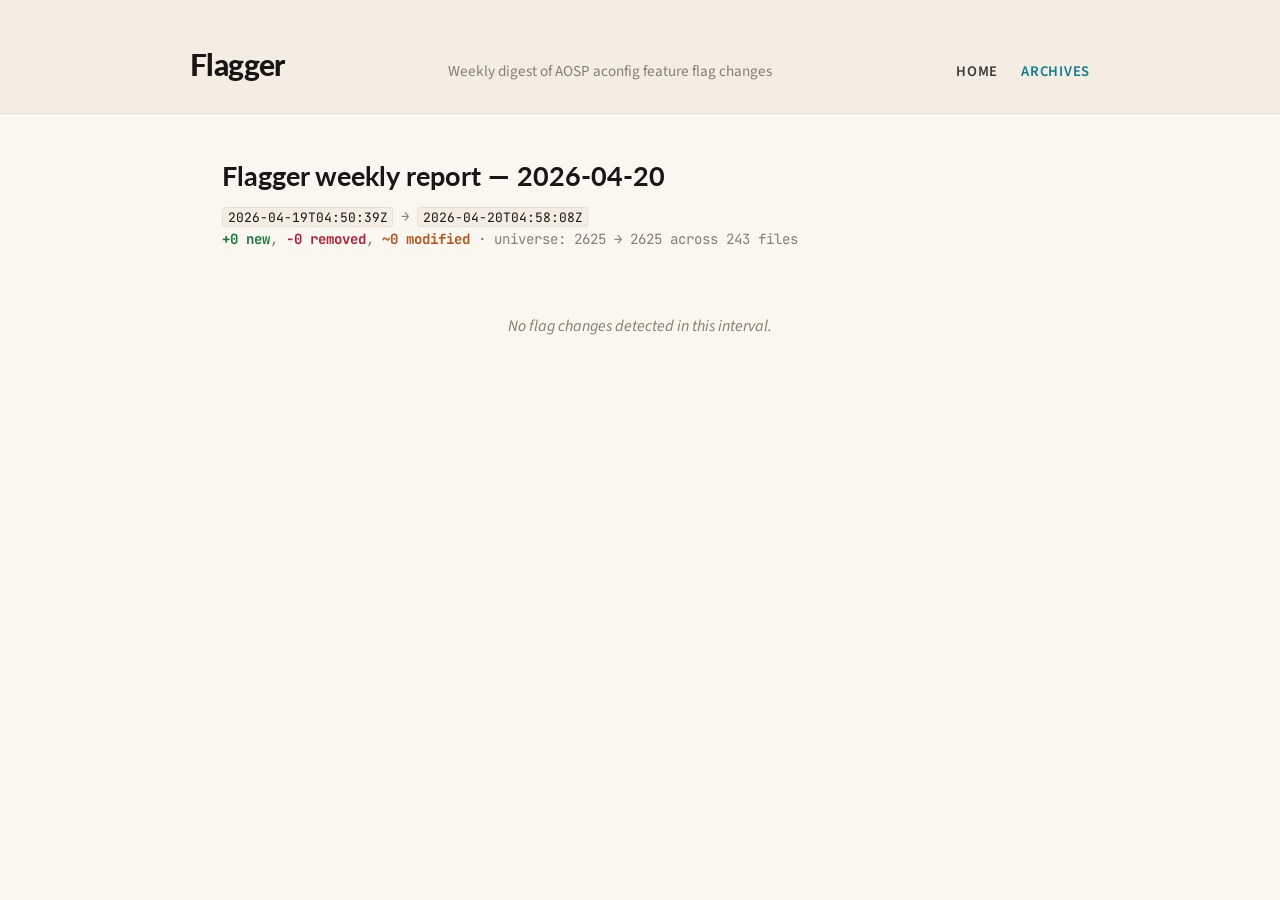
<file: reports/2026-04-20.html>
<!doctype html>
<html lang="en">
<head>
<meta charset="utf-8">
<meta name="viewport" content="width=device-width, initial-scale=1">
<title>2026-04-20 — Flagger</title>
<link rel="preconnect" href="https://fonts.googleapis.com">
<link rel="preconnect" href="https://fonts.gstatic.com" crossorigin>
<link rel="stylesheet" href="https://fonts.googleapis.com/css2?family=Lato:wght@400;700;900&family=Source+Sans+3:wght@400;600;700&family=JetBrains+Mono:wght@400;700&display=swap">
<link rel="stylesheet" href="../style.css">
</head>
<body>
<header class="site">
  <div class="wrap">
    <h1><a href="../index.html">Flagger</a></h1>
    <div class="tagline">Weekly digest of AOSP aconfig feature flag changes</div>
    <nav>
      <a href="../index.html">Home</a>
      <a href="../reports/index.html" class="active">Archives</a>
    </nav>
  </div>
</header>
<main>
<article class="report">
<h1>Flagger weekly report — 2026-04-20</h1>
<div class="meta">
    <code>2026-04-19T04:50:39Z</code> → <code>2026-04-20T04:58:08Z</code><br>
    <strong class="added">+0 new</strong>,
    <strong class="removed">−0 removed</strong>,
    <strong class="modified">~0 modified</strong>
    · universe: 2625 → 2625
    across 243 files
  </div>
<p class="empty">No flag changes detected in this interval.</p>
</article>
</main>
</body>
</html>
</file>
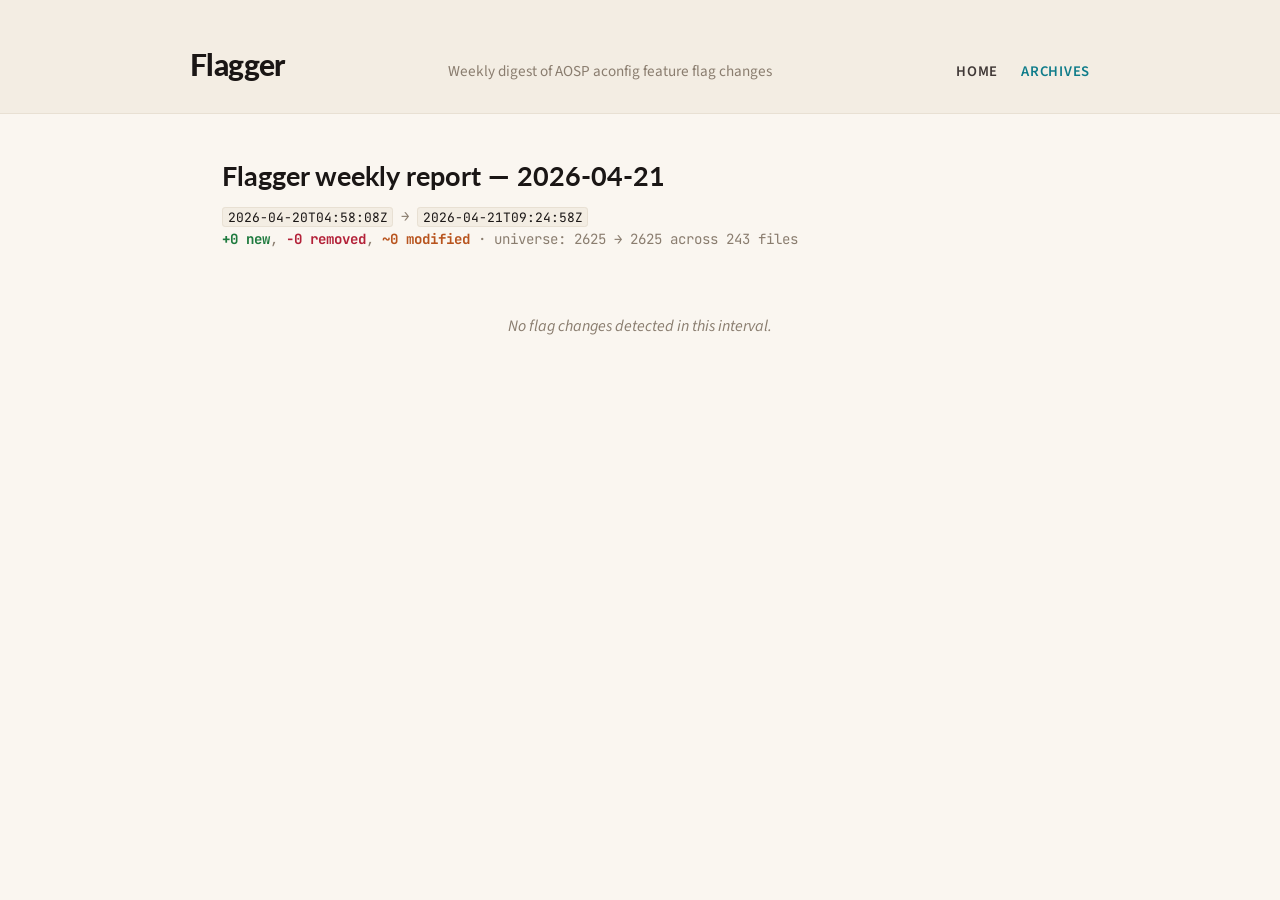
<file: reports/2026-04-21.html>
<!doctype html>
<html lang="en">
<head>
<meta charset="utf-8">
<meta name="viewport" content="width=device-width, initial-scale=1">
<title>2026-04-21 — Flagger</title>
<link rel="preconnect" href="https://fonts.googleapis.com">
<link rel="preconnect" href="https://fonts.gstatic.com" crossorigin>
<link rel="stylesheet" href="https://fonts.googleapis.com/css2?family=Lato:wght@400;700;900&family=Source+Sans+3:wght@400;600;700&family=JetBrains+Mono:wght@400;700&display=swap">
<link rel="stylesheet" href="../style.css">
</head>
<body>
<header class="site">
  <div class="wrap">
    <h1><a href="../index.html">Flagger</a></h1>
    <div class="tagline">Weekly digest of AOSP aconfig feature flag changes</div>
    <nav>
      <a href="../index.html">Home</a>
      <a href="../reports/index.html" class="active">Archives</a>
    </nav>
  </div>
</header>
<main>
<article class="report">
<h1>Flagger weekly report — 2026-04-21</h1>
<div class="meta">
    <code>2026-04-20T04:58:08Z</code> → <code>2026-04-21T09:24:58Z</code><br>
    <strong class="added">+0 new</strong>,
    <strong class="removed">−0 removed</strong>,
    <strong class="modified">~0 modified</strong>
    · universe: 2625 → 2625
    across 243 files
  </div>
<p class="empty">No flag changes detected in this interval.</p>
</article>
</main>
</body>
</html>
</file>
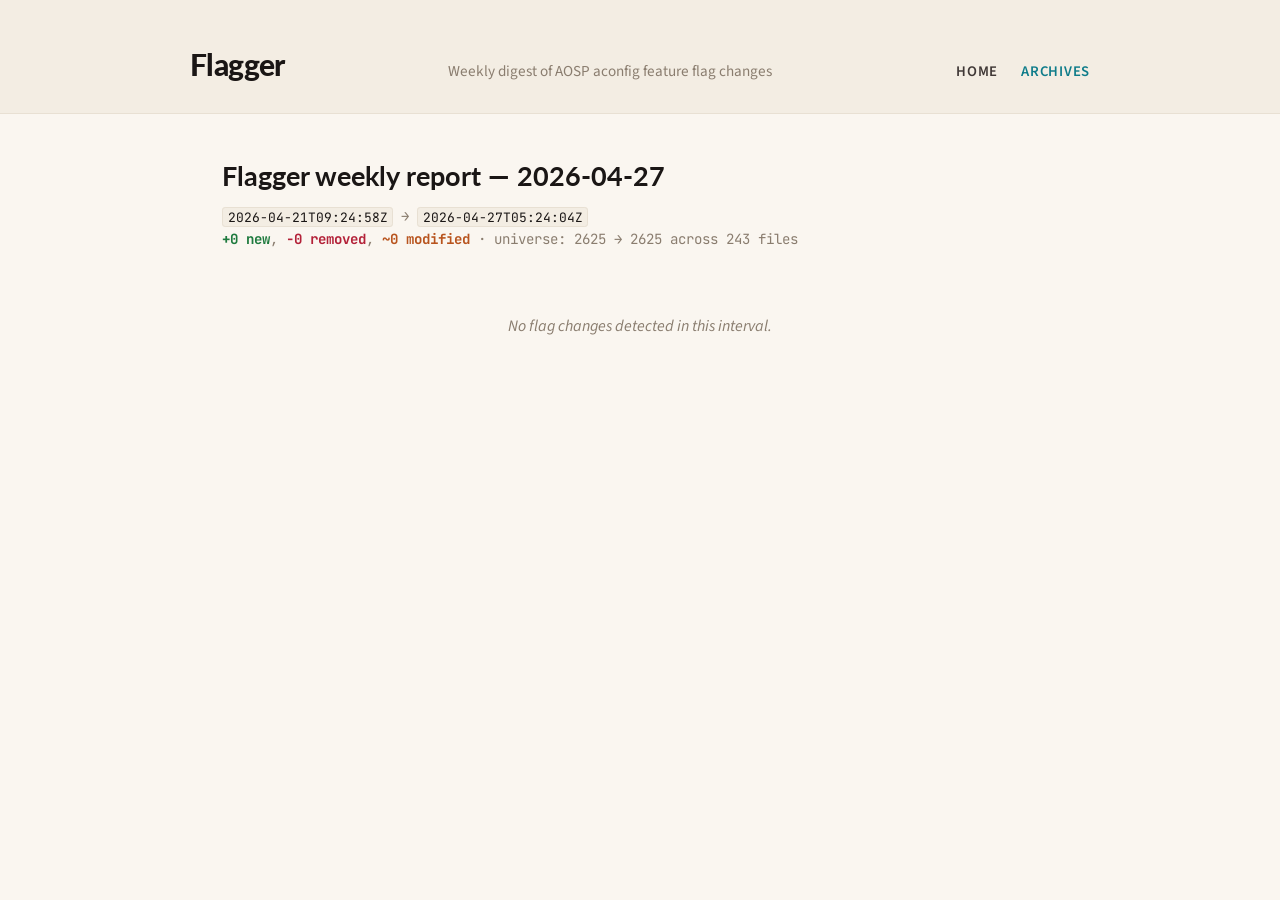
<file: reports/2026-04-27.html>
<!doctype html>
<html lang="en">
<head>
<meta charset="utf-8">
<meta name="viewport" content="width=device-width, initial-scale=1">
<title>2026-04-27 — Flagger</title>
<link rel="preconnect" href="https://fonts.googleapis.com">
<link rel="preconnect" href="https://fonts.gstatic.com" crossorigin>
<link rel="stylesheet" href="https://fonts.googleapis.com/css2?family=Lato:wght@400;700;900&family=Source+Sans+3:wght@400;600;700&family=JetBrains+Mono:wght@400;700&display=swap">
<link rel="stylesheet" href="../style.css">
</head>
<body>
<header class="site">
  <div class="wrap">
    <h1><a href="../index.html">Flagger</a></h1>
    <div class="tagline">Weekly digest of AOSP aconfig feature flag changes</div>
    <nav>
      <a href="../index.html">Home</a>
      <a href="../reports/index.html" class="active">Archives</a>
    </nav>
  </div>
</header>
<main>
<article class="report">
<h1>Flagger weekly report — 2026-04-27</h1>
<div class="meta">
    <code>2026-04-21T09:24:58Z</code> → <code>2026-04-27T05:24:04Z</code><br>
    <strong class="added">+0 new</strong>,
    <strong class="removed">−0 removed</strong>,
    <strong class="modified">~0 modified</strong>
    · universe: 2625 → 2625
    across 243 files
  </div>
<p class="empty">No flag changes detected in this interval.</p>
</article>
</main>
</body>
</html>
</file>
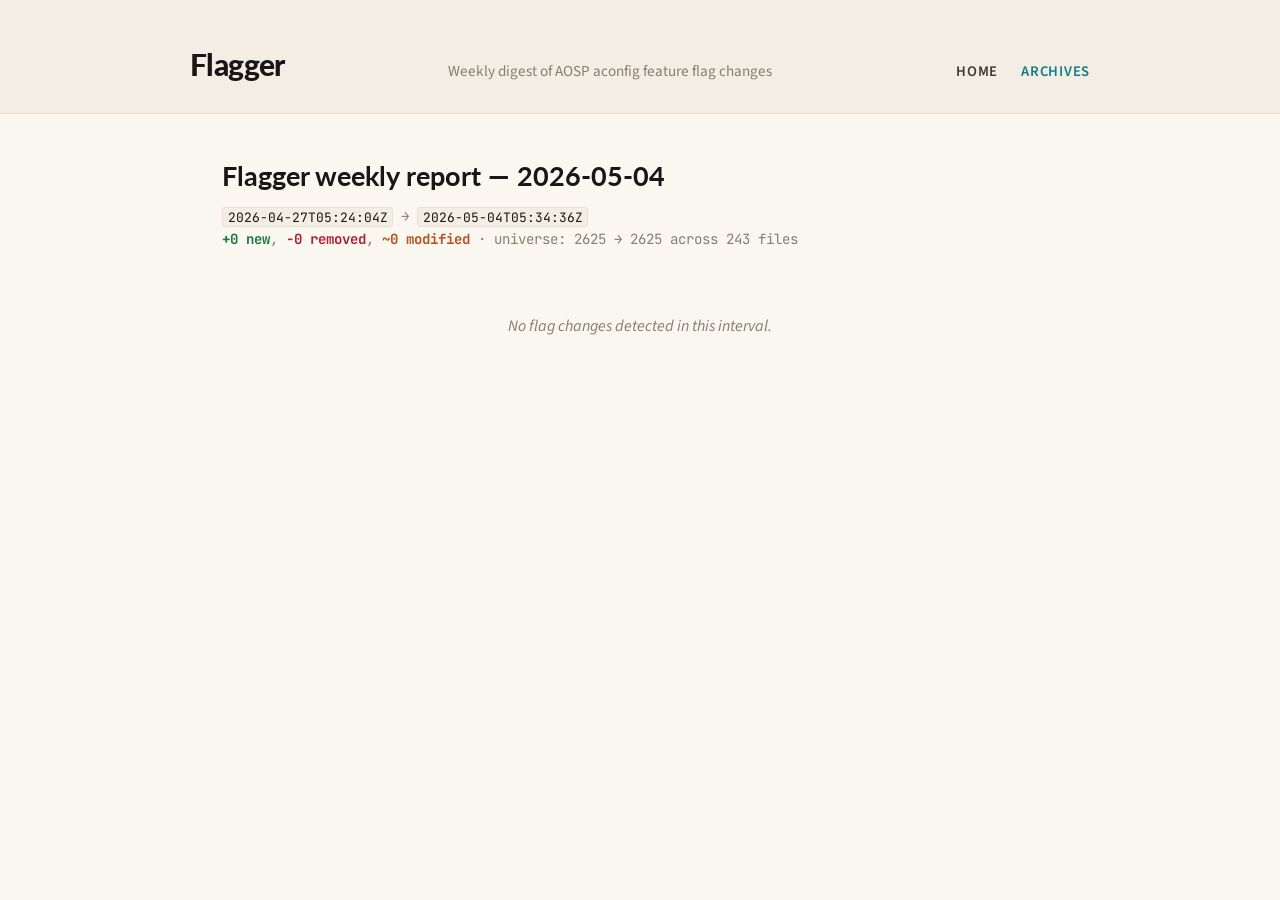
<file: reports/2026-05-04.html>
<!doctype html>
<html lang="en">
<head>
<meta charset="utf-8">
<meta name="viewport" content="width=device-width, initial-scale=1">
<title>2026-05-04 — Flagger</title>
<link rel="preconnect" href="https://fonts.googleapis.com">
<link rel="preconnect" href="https://fonts.gstatic.com" crossorigin>
<link rel="stylesheet" href="https://fonts.googleapis.com/css2?family=Lato:wght@400;700;900&family=Source+Sans+3:wght@400;600;700&family=JetBrains+Mono:wght@400;700&display=swap">
<link rel="stylesheet" href="../style.css">
</head>
<body>
<header class="site">
  <div class="wrap">
    <h1><a href="../index.html">Flagger</a></h1>
    <div class="tagline">Weekly digest of AOSP aconfig feature flag changes</div>
    <nav>
      <a href="../index.html">Home</a>
      <a href="../reports/index.html" class="active">Archives</a>
    </nav>
  </div>
</header>
<main>
<article class="report">
<h1>Flagger weekly report — 2026-05-04</h1>
<div class="meta">
    <code>2026-04-27T05:24:04Z</code> → <code>2026-05-04T05:34:36Z</code><br>
    <strong class="added">+0 new</strong>,
    <strong class="removed">−0 removed</strong>,
    <strong class="modified">~0 modified</strong>
    · universe: 2625 → 2625
    across 243 files
  </div>
<p class="empty">No flag changes detected in this interval.</p>
</article>
</main>
</body>
</html>
</file>
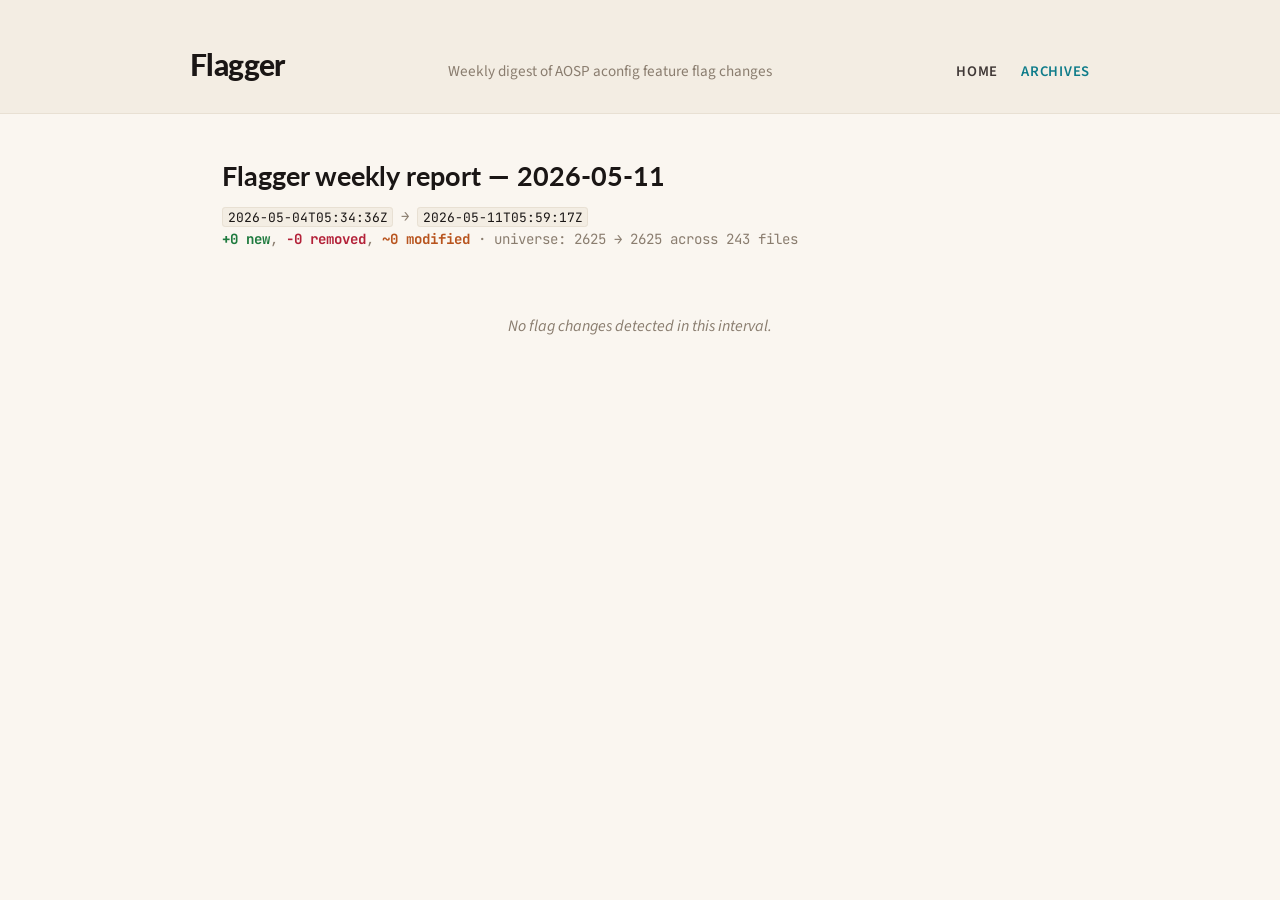
<file: reports/2026-05-11.html>
<!doctype html>
<html lang="en">
<head>
<meta charset="utf-8">
<meta name="viewport" content="width=device-width, initial-scale=1">
<title>2026-05-11 — Flagger</title>
<link rel="preconnect" href="https://fonts.googleapis.com">
<link rel="preconnect" href="https://fonts.gstatic.com" crossorigin>
<link rel="stylesheet" href="https://fonts.googleapis.com/css2?family=Lato:wght@400;700;900&family=Source+Sans+3:wght@400;600;700&family=JetBrains+Mono:wght@400;700&display=swap">
<link rel="stylesheet" href="../style.css">
</head>
<body>
<header class="site">
  <div class="wrap">
    <h1><a href="../index.html">Flagger</a></h1>
    <div class="tagline">Weekly digest of AOSP aconfig feature flag changes</div>
    <nav>
      <a href="../index.html">Home</a>
      <a href="../reports/index.html" class="active">Archives</a>
    </nav>
  </div>
</header>
<main>
<article class="report">
<h1>Flagger weekly report — 2026-05-11</h1>
<div class="meta">
    <code>2026-05-04T05:34:36Z</code> → <code>2026-05-11T05:59:17Z</code><br>
    <strong class="added">+0 new</strong>,
    <strong class="removed">−0 removed</strong>,
    <strong class="modified">~0 modified</strong>
    · universe: 2625 → 2625
    across 243 files
  </div>
<p class="empty">No flag changes detected in this interval.</p>
</article>
</main>
</body>
</html>
</file>
<file: style.css>
/* ---------------------------------------------------------------------------
   Flagger — single stylesheet for a JSON-driven static site.

   Default theme is a warm light palette. A dark override kicks in for users
   whose OS says `prefers-color-scheme: dark`. Every color the rest of the
   file uses is a CSS custom property declared under :root, so swapping
   themes is just re-binding those variables.

   All semantic "status" colors (added/removed/modified/danger) also live
   as variables — they need different hues in light vs dark for contrast,
   not just a brightness flip.
   --------------------------------------------------------------------------- */

:root {
  /* ---- palette (light, default) ---- */
  --base:     #faf6f0;   /* page background */
  --mantle:   #f3ede3;   /* card background */
  --crust:    #e8e0d3;   /* borders, dividers */
  --overlay:  #8a7d6f;   /* muted text */
  --text:     #3f3836;   /* body text */
  --hltext:   #1a1615;   /* headings, strong text */

  --primary:   #0e7c8a;  /* cyan-teal, darker for light-bg contrast */
  --secondary: #b8541e;  /* warm peach-orange */
  --tertiary:  #a63a77;  /* pink */

  --added:     #1e7a3e;  /* green */
  --removed:   #b32138;  /* red */
  --modified:  var(--secondary);
  --danger-bg: #fce4e4;
  --danger-fg: #7f1d1d;

  /* ---- fonts ---- */
  --heading: "Lato", system-ui, -apple-system, "Segoe UI", sans-serif;
  --body:    "Source Sans 3", system-ui, -apple-system, "Segoe UI", sans-serif;
  --mono:    "JetBrains Mono", ui-monospace, SFMono-Regular, Menlo, monospace;
}

@media (prefers-color-scheme: dark) {
  :root {
    /* ---- palette (dark) — Catppuccin-mocha-adjacent warm dark ---- */
    --base:     #1e1b1b;
    --mantle:   #292426;
    --crust:    #332b2f;
    --overlay:  #7c6f74;
    --text:     #c6c6c6;
    --hltext:   #ffffff;

    --primary:   #89dceb;
    --secondary: #f5c27f;
    --tertiary:  #f5c2e7;

    --added:     #a6e3a1;
    --removed:   #f38ba8;
    --modified:  var(--secondary);
    --danger-bg: #7f1d1d55;
    --danger-fg: #fca5a5;
  }
}

* { box-sizing: border-box; }

html, body {
  margin: 0;
  padding: 0;
  background: var(--base);
  color: var(--text);
  font-family: var(--body);
  font-size: 16px;
  line-height: 1.6;
}

body {
  min-height: 100vh;
  display: flex;
  flex-direction: column;
}

a { color: var(--primary); text-decoration: none; }
a:hover { color: var(--tertiary); }

code, pre { font-family: var(--mono); font-size: 0.92em; }
code {
  background: var(--mantle);
  color: var(--hltext);
  padding: 0.05em 0.35em;
  border-radius: 0.25em;
  border: 1px solid var(--crust);
}

/* ---- layout shell ---- */

header.site {
  padding: 2.5rem 2rem 1.5rem;
  border-bottom: 1px solid var(--crust);
  background: var(--mantle);
}
header.site .wrap {
  max-width: 900px;
  margin: 0 auto;
  display: flex;
  align-items: baseline;
  justify-content: space-between;
  gap: 2rem;
  flex-wrap: wrap;
}
header.site h1 {
  margin: 0;
  font-family: var(--heading);
  font-weight: 900;
  font-size: 1.9rem;
  color: var(--hltext);
  letter-spacing: -0.02em;
}
header.site h1 a { color: inherit; }
header.site .tagline {
  color: var(--overlay);
  font-size: 0.95rem;
}
header.site nav a {
  margin-left: 1.25rem;
  color: var(--text);
  font-weight: 600;
  font-size: 0.92rem;
  text-transform: uppercase;
  letter-spacing: 0.05em;
}
header.site nav a.active { color: var(--primary); }

main {
  flex: 1;
  max-width: 900px;
  width: 100%;
  margin: 0 auto;
  padding: 2.5rem 2rem 4rem;
}

/* Section headings — shared by report pages and the home "Recent flags"
   section. Archives has its own h2 rule for month labels. */
main h2 {
  font-family: var(--heading);
  color: var(--hltext);
  margin: 2.5rem 0 0.25rem;
  font-size: 1.25rem;
  border-bottom: 1px solid var(--crust);
  padding-bottom: 0.35rem;
}
main h3 {
  font-family: var(--heading);
  color: var(--secondary);
  margin: 1.5rem 0 0.5rem;
  font-size: 1rem;
  font-weight: 700;
}

/* ---- home hero: lede paragraph + 4-stat scoreboard ---- */

.hero {
  border-left: 3px solid var(--primary);
  padding: 0.25rem 0 0.25rem 1.25rem;
  margin-bottom: 2.25rem;
}
.hero .hero-lede {
  margin: 0;
  color: var(--text);
  max-width: 60ch;
  font-size: 1.02rem;
}
.hero-stats {
  display: grid;
  grid-template-columns: repeat(4, 1fr);
  gap: 0.75rem;
  margin-top: 1.25rem;
}
.hero-stat {
  background: var(--mantle);
  border: 1px solid var(--crust);
  border-radius: 0.45rem;
  padding: 0.85rem 1rem;
}
.hero-stat a { color: inherit; display: block; }
.hero-stat a:hover strong { color: var(--primary); }
.hero-stat strong {
  display: block;
  font-family: var(--heading);
  color: var(--hltext);
  font-size: 1.5rem;
  line-height: 1.1;
  font-weight: 900;
}
.hero-stat span {
  display: block;
  margin-top: 0.2rem;
  color: var(--overlay);
  font-size: 0.75rem;
  text-transform: uppercase;
  letter-spacing: 0.06em;
}
@media (max-width: 640px) {
  .hero-stats { grid-template-columns: repeat(2, 1fr); }
}

/* ---- home "Recent flags" list ---- */

.latest-flags .preamble {
  margin: 0.6rem 0 1rem;
  color: var(--overlay);
  font-size: 0.92rem;
  max-width: 65ch;
}
ul.flag-list { list-style: none; padding: 0; margin: 0; }
ul.flag-list > li.flag {
  padding: 0.85rem 1rem;
  margin: 0.5rem 0;
  background: var(--mantle);
  border: 1px solid var(--crust);
  border-left: 2px solid var(--crust);
  border-radius: 0 0.3rem 0.3rem 0;
}
.flag-head {
  display: flex;
  justify-content: space-between;
  align-items: baseline;
  gap: 1rem;
  flex-wrap: wrap;
}
.flag-key {
  color: var(--hltext);
  font-weight: 600;
  font-size: 0.95rem;
  background: none;
  padding: 0;
  border: 0;
}
.flag-bug {
  color: var(--primary);
  font-family: var(--mono);
  font-size: 0.85rem;
}
.flag-desc {
  margin: 0.45rem 0 0;
  color: var(--text);
  font-size: 0.92rem;
  line-height: 1.5;
}
.flag-meta { margin-top: 0.55rem; }
.flag-meta .tag:first-child { margin-left: 0; }

/* ---- report page body ---- */

article.report h1 {
  font-family: var(--heading);
  color: var(--hltext);
  font-size: 1.7rem;
  margin: 0 0 0.5rem;
}
article.report .meta {
  color: var(--overlay);
  font-family: var(--mono);
  font-size: 0.88rem;
  margin-bottom: 2rem;
}
article.report .meta .added    { color: var(--added); }
article.report .meta .removed  { color: var(--removed); }
article.report .meta .modified { color: var(--modified); }

ul.flags { list-style: none; padding: 0; margin: 0; }
ul.flags > li {
  padding: 0.65rem 0.9rem;
  margin: 0.4rem 0;
  background: var(--mantle);
  border: 1px solid var(--crust);
  border-left: 2px solid var(--crust);
  border-radius: 0 0.3rem 0.3rem 0;
}
ul.flags > li.sec    { border-left-color: var(--tertiary); }
ul.flags > li .key   { color: var(--hltext); font-weight: 600; }
ul.flags > li .ns    { color: var(--secondary); font-style: italic; margin-left: 0.5rem; }
ul.flags > li .detail {
  display: block;
  margin-top: 0.3rem;
  color: var(--text);
  font-size: 0.93rem;
}
ul.flags > li .file  { color: var(--overlay); font-family: var(--mono); font-size: 0.82rem; }

/* ---- tags ---- */

.tag {
  display: inline-block;
  padding: 0.05em 0.45em;
  margin-left: 0.3rem;
  border-radius: 0.25em;
  font-family: var(--mono);
  font-size: 0.75rem;
  background: var(--crust);
  color: var(--text);
}
.tag.security   { background: color-mix(in srgb, var(--tertiary)  22%, transparent); color: var(--tertiary); }
.tag.bugfix     { background: color-mix(in srgb, var(--secondary) 22%, transparent); color: var(--secondary); }
.tag.exported   { background: color-mix(in srgb, var(--primary)   18%, transparent); color: var(--primary); }
.tag.suspicious { background: var(--danger-bg); color: var(--danger-fg); }
.tag.namespace  { background: color-mix(in srgb, var(--secondary) 14%, transparent); color: var(--secondary); }
.tag.container  { background: color-mix(in srgb, var(--primary)   14%, transparent); color: var(--primary); }

/* ---- field-change rows inside modified entries ---- */

.field-change {
  display: block;
  margin-top: 0.25rem;
  padding-left: 1rem;
  color: var(--text);
  font-family: var(--mono);
  font-size: 0.85rem;
}
.field-change .before { color: var(--removed); }
.field-change .after  { color: var(--added); }

.empty {
  color: var(--overlay);
  font-style: italic;
  padding: 2rem 0;
  text-align: center;
}

/* ---- archives page ---- */

.archives h2 {
  font-family: var(--heading);
  color: var(--secondary);
  margin: 2rem 0 0.75rem;
  font-size: 1.1rem;
  border-bottom: none;
  padding-bottom: 0;
}
.archives ul { list-style: none; padding: 0; margin: 0; }
.archives li {
  padding: 0.5rem 0;
  border-bottom: 1px dashed var(--crust);
  display: flex;
  justify-content: space-between;
  gap: 1rem;
  font-family: var(--mono);
  font-size: 0.92rem;
}
.archives li .totals { color: var(--overlay); }
</file>
